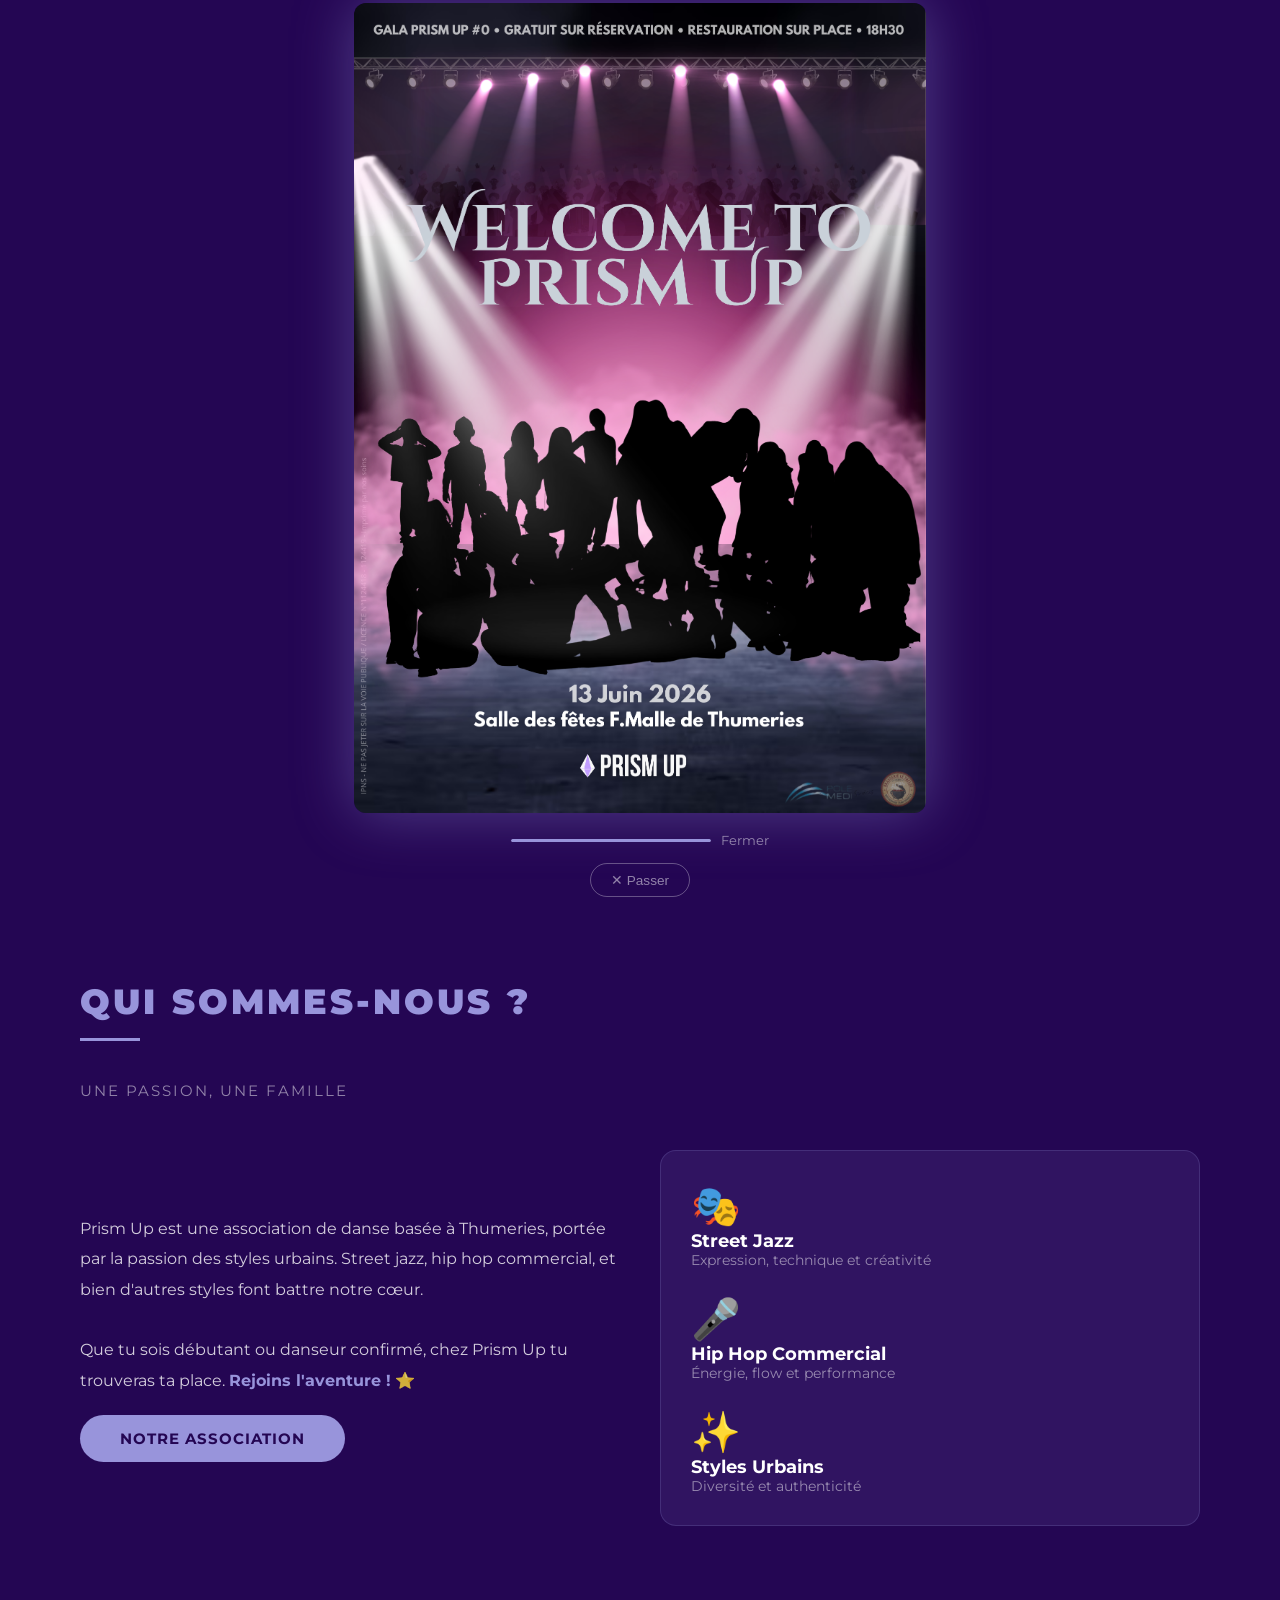
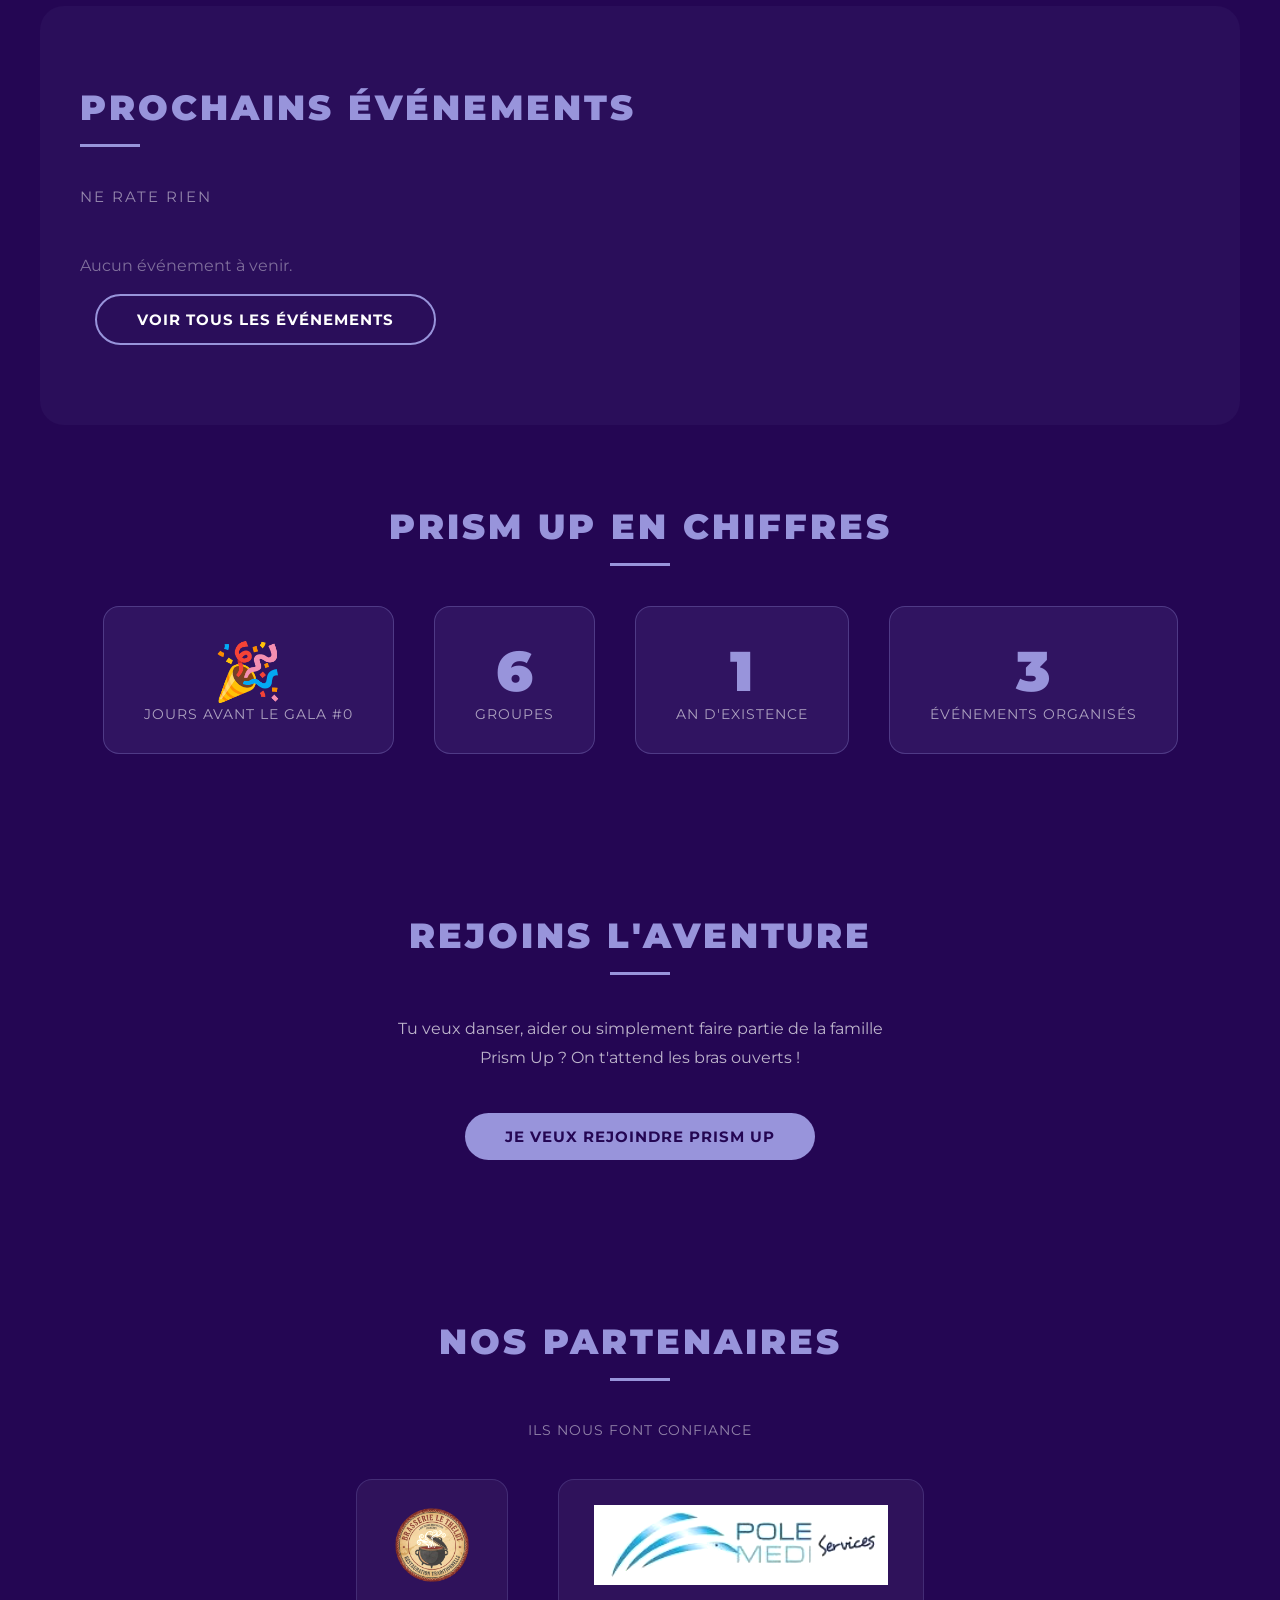
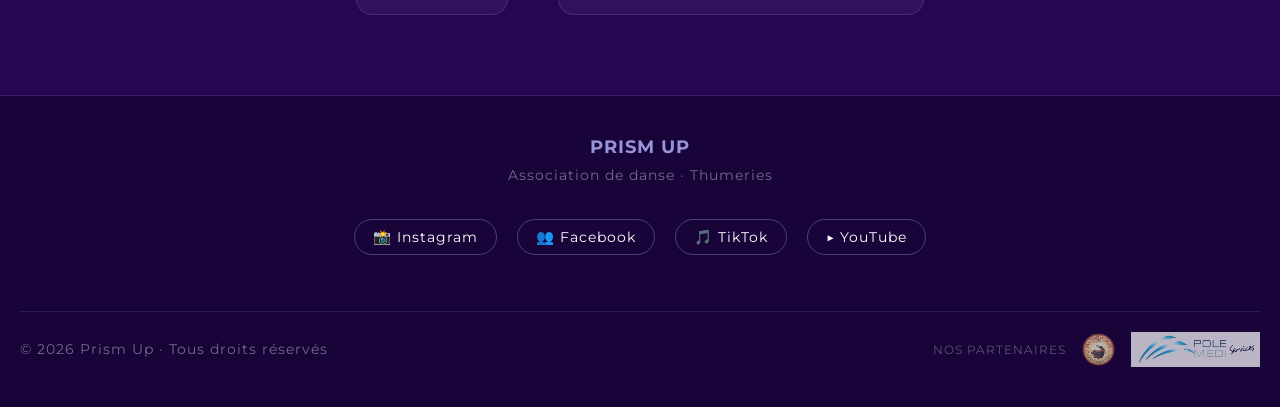
<file: index.html>
<!DOCTYPE html>
<html lang="fr">
<head>
  <meta charset="UTF-8">
  <meta name="viewport" content="width=device-width, initial-scale=1.0">
  <title>Prism Up — Association de danse</title>
  <link rel="stylesheet" href="css/style.css">
</head>
<body>

  <!-- BARRE ANNONCE GALA -->
<div id="barre-gala" style="position:fixed;top:0;left:0;width:100%;
background:linear-gradient(135deg,var(--violet-clair),#6b67c4);
z-index:998;padding:10px 20px;text-align:center;transition:all 0.5s;">
  <p style="color:var(--violet-fonce);font-weight:700;font-size:0.9rem;">
    🎭 Gala #0 Welcome to Prism Up — 13 juin 2026 · 
    <span id="barre-jours" style="font-weight:900;"></span> jours restants · 
    <a href="https://www.helloasso.com/associations/prism-up/evenements/spectacle-2026"
    target="_blank" style="color:var(--violet-fonce);font-weight:900;
    text-decoration:underline;">Réserver gratuitement →</a>
  </p>
</div>

<!-- BADGE FLOTTANT -->
<div id="badge-gala" style="position:fixed;bottom:30px;right:30px;
background:linear-gradient(135deg,var(--violet-clair),#6b67c4);
border-radius:50px;padding:12px 20px;z-index:998;
display:none;cursor:pointer;box-shadow:0 5px 20px rgba(152,148,219,0.5);
transition:all 0.3s;"
onclick="window.open('https://www.helloasso.com/associations/prism-up/evenements/spectacle-2026')">
  <p style="color:var(--violet-fonce);font-weight:700;font-size:0.85rem;white-space:nowrap;">
    🎭 Gala · <span id="badge-jours"></span>j
  </p>
</div>

  <!-- SPLASH SCREEN -->
<div id="splash" style="position:fixed;top:0;left:0;width:100%;height:100%;
background:var(--violet-fonce);z-index:9999;display:flex;flex-direction:column;
justify-content:center;align-items:center;transition:opacity 1s ease;">
  <img src="images/affiche-gala.png" alt="Gala Prism Up"
  style="max-height:90vh;max-width:90vw;object-fit:contain;border-radius:12px;
  box-shadow:0 0 60px rgba(152,148,219,0.4);animation:apparaitre 1s ease;">
  <div style="margin-top:20px;display:flex;align-items:center;gap:10px;">
    <div id="barre-progression" style="width:200px;height:3px;
    background:rgba(255,255,255,0.2);border-radius:50px;overflow:hidden;">
      <div id="barre-remplissage" style="height:100%;width:0%;
      background:var(--violet-clair);border-radius:50px;
      transition:width 8s linear;"></div>
    </div>
    <p style="color:rgba(255,255,255,0.5);font-size:0.8rem;">Fermer</p>
  </div>
  <button onclick="fermerSplash()" style="margin-top:15px;background:none;
  border:1px solid rgba(255,255,255,0.3);color:rgba(255,255,255,0.5);
  padding:8px 20px;border-radius:50px;cursor:pointer;font-size:0.85rem;
  transition:all 0.3s;" onmouseover="this.style.borderColor='white';this.style.color='white'"
  onmouseout="this.style.borderColor='rgba(255,255,255,0.3)';this.style.color='rgba(255,255,255,0.5)'">
    ✕ Passer
  </button>
</div>

  <!-- NAVIGATION -->
  <nav>
    <a href="index.html" class="nav-logo">PRISM UP</a>
    <ul class="nav-links">
  <li><a href="index.html">Accueil</a></li>
  <li><a href="association.html">Notre association</a></li>
  <li><a href="cours.html">Nos cours</a></li>
  <li><a href="evenements.html">Événements</a></li>
  <li><a href="rejoindre.html">Nous rejoindre</a></li>
</ul>
    <div class="burger">
      <span></span>
      <span></span>
      <span></span>
    </div>
  </nav>

  <!-- HERO -->
  <div class="hero">
    <img src="images/logo.png" alt="Logo Prism Up" class="hero-logo">
    <h1>PRISM <span>UP</span></h1>
    <p>Association de danse · Thumeries · Street Jazz · Hip Hop · Styles Urbains</p>
    <div style="display:flex;flex-wrap:wrap;justify-content:center;gap:15px;margin-top:20px;">
  <a href="rejoindre.html" class="btn btn-primary">Nous rejoindre</a>
  <a href="evenements.html" class="btn btn-outline" style="margin-left:0;">Nos événements</a>
    </div>
  </div>

  <!-- PRÉSENTATION -->
  <section>
    <p class="section-title">Qui sommes-nous ?</p>
    <div class="divider"></div>
    <p class="section-subtitle">UNE PASSION, UNE FAMILLE</p>
    <div style="display:grid;grid-template-columns:1fr 1fr;gap:40px;align-items:center;">
      <div>
        <p style="line-height:1.9;color:rgba(255,255,255,0.8);font-size:1rem;">
          Prism Up est une association de danse basée à Thumeries, portée par la passion des styles urbains.
          Street jazz, hip hop commercial, et bien d'autres styles font battre notre cœur.
          <br><br>
          Que tu sois débutant ou danseur confirmé, chez Prism Up tu trouveras ta place.
          <strong style="color:var(--violet-clair)">Rejoins l'aventure !</strong> ⭐
        </p>
        <br>
        <a href="association.html" class="btn btn-primary">Notre association</a>
      </div>
      <div style="background:rgba(152,148,219,0.1);border-radius:16px;padding:30px;border:1px solid rgba(152,148,219,0.2);">
        <div style="margin-bottom:25px;">
          <p style="font-size:2.5rem;font-weight:900;color:var(--violet-clair)">🎭</p>
          <p style="font-weight:700;font-size:1.1rem;">Street Jazz</p>
          <p style="color:rgba(255,255,255,0.5);font-size:0.9rem;">Expression, technique et créativité</p>
        </div>
        <div style="margin-bottom:25px;">
          <p style="font-size:2.5rem;font-weight:900;color:var(--violet-clair)">🎤</p>
          <p style="font-weight:700;font-size:1.1rem;">Hip Hop Commercial</p>
          <p style="color:rgba(255,255,255,0.5);font-size:0.9rem;">Énergie, flow et performance</p>
        </div>
        <div>
          <p style="font-size:2.5rem;font-weight:900;color:var(--violet-clair)">✨</p>
          <p style="font-weight:700;font-size:1.1rem;">Styles Urbains</p>
          <p style="color:rgba(255,255,255,0.5);font-size:0.9rem;">Diversité et authenticité</p>
        </div>
      </div>
    </div>
  </section>

  <!-- PROCHAINS ÉVÉNEMENTS -->
  <section style="background:rgba(152,148,219,0.05);border-radius:24px;margin:0 40px;">
    <p class="section-title">Prochains événements</p>
    <div class="divider"></div>
    <p class="section-subtitle">NE RATE RIEN</p>
    <div class="cards-grid" id="apercu-evenements"></div>
    <br>
    <a href="evenements.html" class="btn btn-outline">Voir tous les événements</a>
  </section>

  <!-- COMPTEUR -->
<section style="text-align:center;">
  <p class="section-title">Prism Up en chiffres</p>
  <div class="divider" style="margin:15px auto 40px;"></div>
  <div style="display:flex;justify-content:center;gap:40px;flex-wrap:wrap;">
    <a href="evenements.html" style="text-decoration:none;">
<div style="background:rgba(152,148,219,0.1);border:1px solid rgba(152,148,219,0.3);
    border-radius:16px;padding:30px 40px;text-align:center;cursor:pointer;transition:all 0.3s;"
    onmouseover="this.style.borderColor='#9894db'" onmouseout="this.style.borderColor='rgba(152,148,219,0.3)'">
      <p style="font-size:3.5rem;font-weight:900;color:var(--violet-clair);"
      id="compteur-jours">0</p>
      <p style="color:rgba(255,255,255,0.6);font-size:0.9rem;letter-spacing:1px;">
        JOURS AVANT LE GALA #0
      </p>
      
    </div>
    <a href="cours.html" style="text-decoration:none;">
<div style="background:rgba(152,148,219,0.1);border:1px solid rgba(152,148,219,0.3);
    border-radius:16px;padding:30px 40px;text-align:center;cursor:pointer;transition:all 0.3s;"
    onmouseover="this.style.borderColor='#9894db'" onmouseout="this.style.borderColor='rgba(152,148,219,0.3)'">
      <p style="font-size:3.5rem;font-weight:900;color:var(--violet-clair);">6</p>
      <p style="color:rgba(255,255,255,0.6);font-size:0.9rem;letter-spacing:1px;">
        GROUPES
      </p>
    </div>
    <a href="association.html" style="text-decoration:none;">
<div style="background:rgba(152,148,219,0.1);border:1px solid rgba(152,148,219,0.3);
    border-radius:16px;padding:30px 40px;text-align:center;cursor:pointer;transition:all 0.3s;"
    onmouseover="this.style.borderColor='#9894db'" onmouseout="this.style.borderColor='rgba(152,148,219,0.3)'">
      <p style="font-size:3.5rem;font-weight:900;color:var(--violet-clair);">1</p>
      <p style="color:rgba(255,255,255,0.6);font-size:0.9rem;letter-spacing:1px;">
        AN D'EXISTENCE
      </p>
    </div>
    <a href="evenements.html" style="text-decoration:none;">
<div style="background:rgba(152,148,219,0.1);border:1px solid rgba(152,148,219,0.3);
    border-radius:16px;padding:30px 40px;text-align:center;cursor:pointer;transition:all 0.3s;"
    onmouseover="this.style.borderColor='#9894db'" onmouseout="this.style.borderColor='rgba(152,148,219,0.3)'">
      <p style="font-size:3.5rem;font-weight:900;color:var(--violet-clair);">3</p>
      <p style="color:rgba(255,255,255,0.6);font-size:0.9rem;letter-spacing:1px;">
        ÉVÉNEMENTS ORGANISÉS
      </p>
    </div>
  </div>
</section>

  <!-- REJOINDRE -->
  <section style="text-align:center;">
    <p class="section-title">Rejoins l'aventure</p>
    <div class="divider" style="margin:15px auto 40px;"></div>
    <p style="color:rgba(255,255,255,0.7);max-width:500px;margin:0 auto 40px;line-height:1.8;">
      Tu veux danser, aider ou simplement faire partie de la famille Prism Up ?
      On t'attend les bras ouverts !
    </p>
    <a href="rejoindre.html" class="btn btn-primary">Je veux rejoindre Prism Up</a>
  </section>
<!-- NOS PARTENAIRES -->
<section style="text-align:center;">
  <p class="section-title">Nos partenaires</p>
  <div class="divider" style="margin:15px auto 40px;"></div>
  <p style="color:rgba(255,255,255,0.5);font-size:0.9rem;margin-bottom:40px;letter-spacing:1px;">
    ILS NOUS FONT CONFIANCE
  </p>
  <div style="display:flex;justify-content:center;align-items:center;
  gap:50px;flex-wrap:wrap;">
    <div style="background:rgba(255,255,255,0.05);border:1px solid rgba(152,148,219,0.2);
    border-radius:16px;padding:25px 35px;transition:all 0.3s;"
    onmouseover="this.style.borderColor='#9894db';this.style.background='rgba(152,148,219,0.1)'"
    onmouseout="this.style.borderColor='rgba(152,148,219,0.2)';this.style.background='rgba(255,255,255,0.05)'">
      <img src="images/logosponsor.1.png" alt="Partenaire 1"
      style="height:80px;object-fit:contain;filter:brightness(1.1);">
    </div>
    <div style="background:rgba(255,255,255,0.05);border:1px solid rgba(152,148,219,0.2);
    border-radius:16px;padding:25px 35px;transition:all 0.3s;"
    onmouseover="this.style.borderColor='#9894db';this.style.background='rgba(152,148,219,0.1)'"
    onmouseout="this.style.borderColor='rgba(152,148,219,0.2)';this.style.background='rgba(255,255,255,0.05)'">
      <img src="images/logosponsor.2.jpg" alt="Partenaire 2"
      style="height:80px;object-fit:contain;filter:brightness(1.1);">
    </div>
  </div>
</section>

  <!-- FOOTER -->
   <footer>
  <p style="font-size:1.1rem;font-weight:700;color:var(--violet-clair);margin-bottom:10px;">PRISM UP</p>
  <p>Association de danse · Thumeries</p>
  <br>
  <!-- RÉSEAUX SOCIAUX -->
  <div style="display:flex;justify-content:center;gap:20px;margin:20px 0;">
    <a href="https://www.instagram.com/prismup_thumeries/" target="_blank"
    style="color:var(--blanc);text-decoration:none;font-size:0.9rem;
    border:1px solid rgba(152,148,219,0.4);padding:8px 18px;border-radius:50px;
    transition:all 0.3s;" onmouseover="this.style.borderColor='#9894db';this.style.color='#9894db'"
    onmouseout="this.style.borderColor='rgba(152,148,219,0.4)';this.style.color='white'">
      📸 Instagram
    </a>
    <a href="https://www.facebook.com/profile.php?id=61582350400438" target="_blank"
    style="color:var(--blanc);text-decoration:none;font-size:0.9rem;
    border:1px solid rgba(152,148,219,0.4);padding:8px 18px;border-radius:50px;
    transition:all 0.3s;" onmouseover="this.style.borderColor='#9894db';this.style.color='#9894db'"
    onmouseout="this.style.borderColor='rgba(152,148,219,0.4)';this.style.color='white'">
      👥 Facebook
    </a>
    <a href="https://www.tiktok.com/@prismup" target="_blank"
    style="color:var(--blanc);text-decoration:none;font-size:0.9rem;
    border:1px solid rgba(152,148,219,0.4);padding:8px 18px;border-radius:50px;
    transition:all 0.3s;" onmouseover="this.style.borderColor='#9894db';this.style.color='#9894db'"
    onmouseout="this.style.borderColor='rgba(152,148,219,0.4)';this.style.color='white'">
      🎵 TikTok
    </a>
    <a href="https://www.youtube.com/@Prismup-n4i" target="_blank"
    style="color:var(--blanc);text-decoration:none;font-size:0.9rem;
    border:1px solid rgba(152,148,219,0.4);padding:8px 18px;border-radius:50px;
    transition:all 0.3s;" onmouseover="this.style.borderColor='#9894db';this.style.color='#9894db'"
    onmouseout="this.style.borderColor='rgba(152,148,219,0.4)';this.style.color='white'">
      ▶️ YouTube
    </a>
  </div>
  <br>
  <div style="display:flex;justify-content:space-between;align-items:center;
flex-wrap:wrap;gap:20px;margin-top:20px;padding-top:20px;
border-top:1px solid rgba(152,148,219,0.15);">
  <p style="color:rgba(255,255,255,0.4);">© 2026 Prism Up · Tous droits réservés</p>
  <div style="display:flex;align-items:center;gap:15px;">
    <p style="color:rgba(255,255,255,0.3);font-size:0.75rem;letter-spacing:1px;">NOS PARTENAIRES</p>
    <img src="images/logosponsor.1.png" alt="Partenaire 1"
    style="height:35px;object-fit:contain;opacity:0.7;filter:brightness(1.2);">
    <img src="images/logosponsor.2.jpg" alt="Partenaire 2"
    style="height:35px;object-fit:contain;opacity:0.7;filter:brightness(1.2);">
  </div>
</footer>

<script src="events.js"></script>
  <script src="js/main.js"></script>
  <script>
    document.addEventListener('DOMContentLoaded', () => {
      const zone = document.getElementById('apercu-evenements');
      if (!zone) return;

      const aujourdhui = new Date();
      aujourdhui.setHours(0, 0, 0, 0);

      const avenir = EVENEMENTS
        .filter(e => new Date(e.date) >= aujourdhui)
        .sort((a, b) => new Date(a.date) - new Date(b.date))
        .slice(0, 3);

      zone.innerHTML = avenir.length ? avenir.map(e => `
        <a href="evenements.html" style="text-decoration:none;">
          <div class="card" style="cursor:pointer;">
            ${e.affiche ? `<img src="${e.affiche}" alt="${e.titre}"
            style="width:100%;height:160px;object-fit:cover;
            border-radius:10px;margin-bottom:15px;">` : ''}
            <div class="card-date">${formaterDate(e.date)} — ${e.lieu}</div>
            <h3 style="color:white;">${e.titre}</h3>
            <span class="tag tag-avenir" style="margin-top:10px;">📅 À venir</span>
          </div>
        </a>
      `).join('') : '<p style="color:rgba(255,255,255,0.4)">Aucun événement à venir.</p>';
    });

    // Splash screen
function fermerSplash() {
  const splash = document.getElementById('splash');
  splash.style.opacity = '0';
  setTimeout(() => splash.style.display = 'none', 1000);
}

window.addEventListener('load', () => {
  // Affiche le splash seulement si pas déjà vu
  if (!sessionStorage.getItem('splashVu')) {
    sessionStorage.setItem('splashVu', 'oui');
    setTimeout(() => {
      document.getElementById('barre-remplissage').style.width = '100%';
    }, 100);
    setTimeout(() => fermerSplash(), 8000);
  } else {
    // Cache directement sans animation
    document.getElementById('splash').style.display = 'none';
  }
});

// Compteur jours avant le gala
const gala = new Date('2026-06-13');
const aujourdhui = new Date();
aujourdhui.setHours(0,0,0,0);
const diff = Math.ceil((gala - aujourdhui) / (1000 * 60 * 60 * 24));
const compteur = document.getElementById('compteur-jours');
if (compteur) {
  compteur.textContent = diff > 0 ? diff : '🎉';
}

// Barre gala
const galaDate = new Date('2026-06-13');
const auj = new Date();
auj.setHours(0,0,0,0);
const joursRestants = Math.ceil((galaDate - auj) / (1000 * 60 * 60 * 24));
const texteJours = joursRestants > 0 ? joursRestants : '🎉';
const barreJours = document.getElementById('barre-jours');
const badgeJours = document.getElementById('badge-jours');
if (barreJours) barreJours.textContent = texteJours;
if (badgeJours) badgeJours.textContent = texteJours;

// Bascule barre → badge au scroll
window.addEventListener('scroll', () => {
  const barre = document.getElementById('barre-gala');
  const badge = document.getElementById('badge-gala');
  if (window.scrollY > 100) {
    barre.style.transform = 'translateY(-100%)';
    badge.style.display = 'block';
  } else {
    barre.style.transform = 'translateY(0)';
    badge.style.display = 'none';
  }
});
  </script>

<!-- NAVIGATION BAS MOBILE -->
<nav class="nav-bottom">
  <a href="index.html" style="color:var(--violet-clair);">
    <span class="icon">🏠</span>
    Accueil
  </a>
  <a href="association.html">
    <span class="icon">💜</span>
    Asso
  </a>
  <a href="cours.html">
    <span class="icon">💃</span>
    Cours
  </a>
  <a href="evenements.html">
    <span class="icon">📅</span>
    Événements
  </a>
  <a href="rejoindre.html">
    <span class="icon">✨</span>
    Rejoindre
  </a>
</nav>

</body>
</html>
</file>
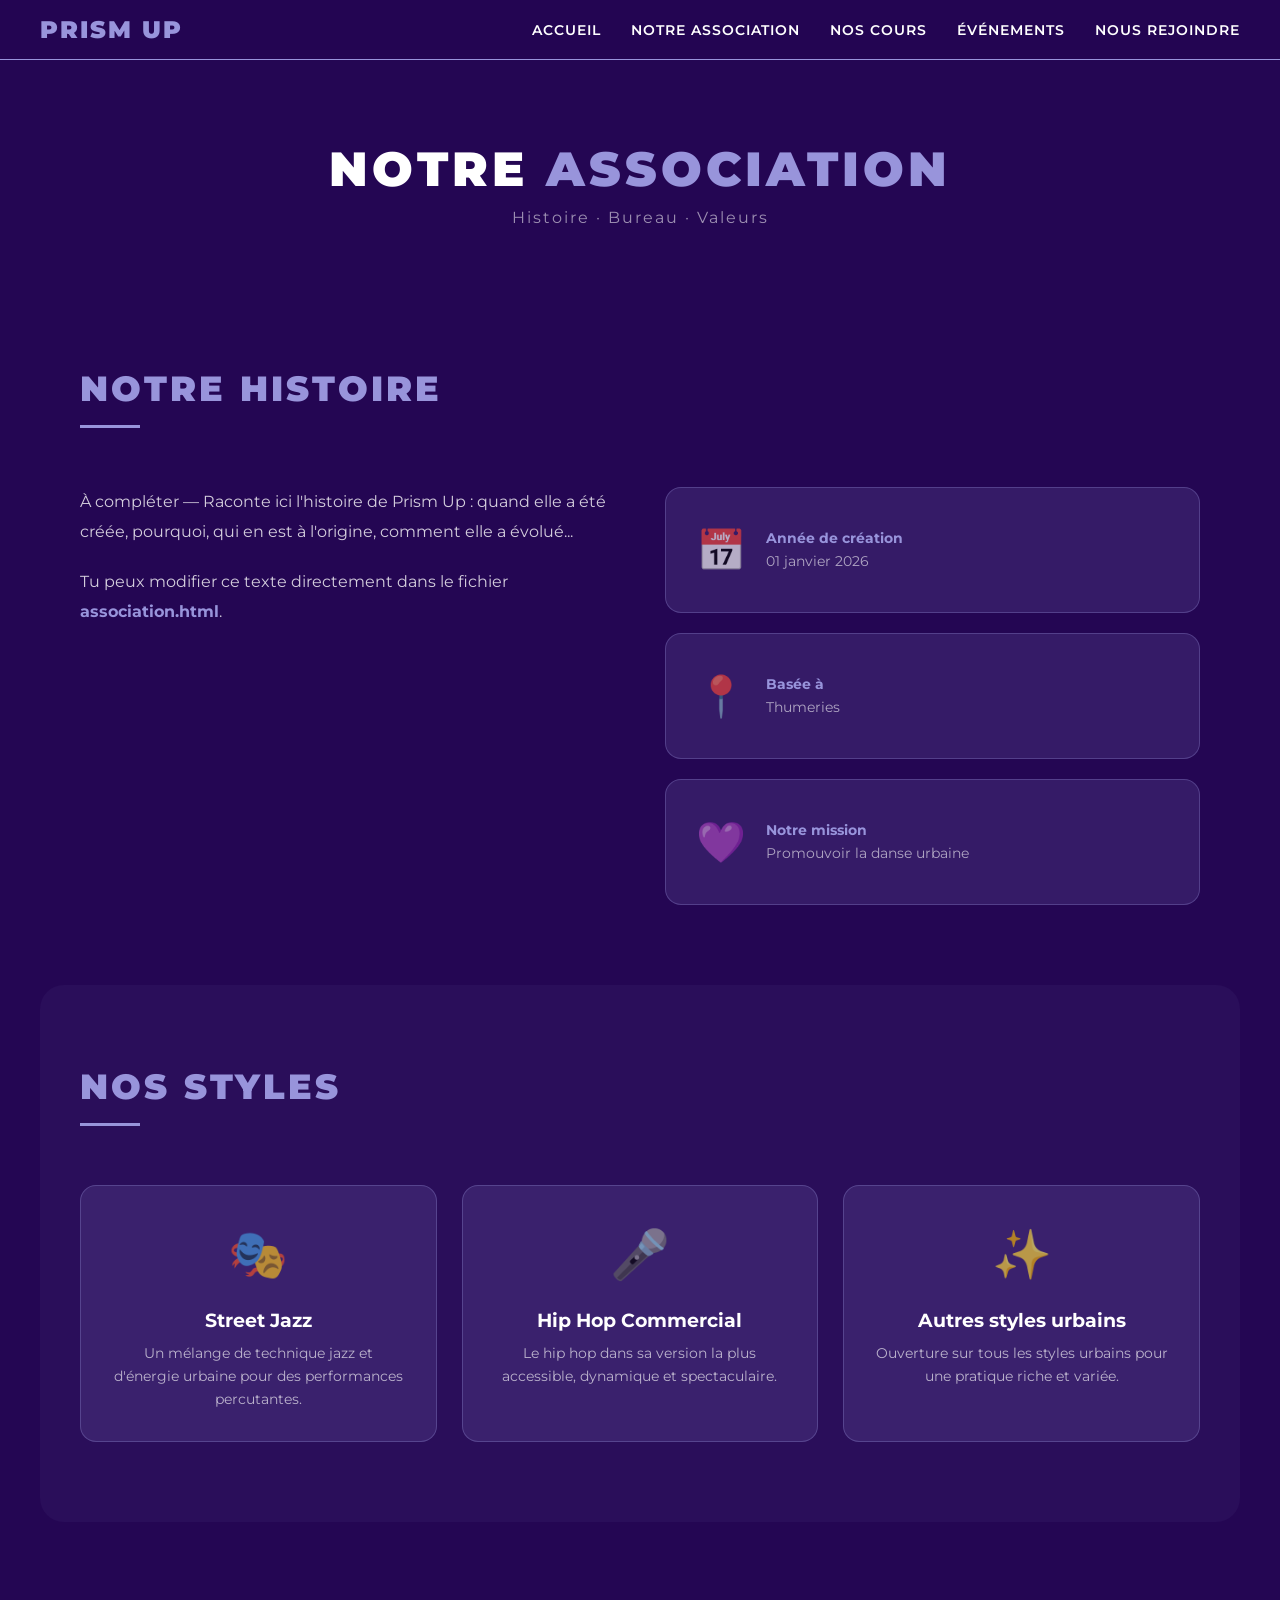
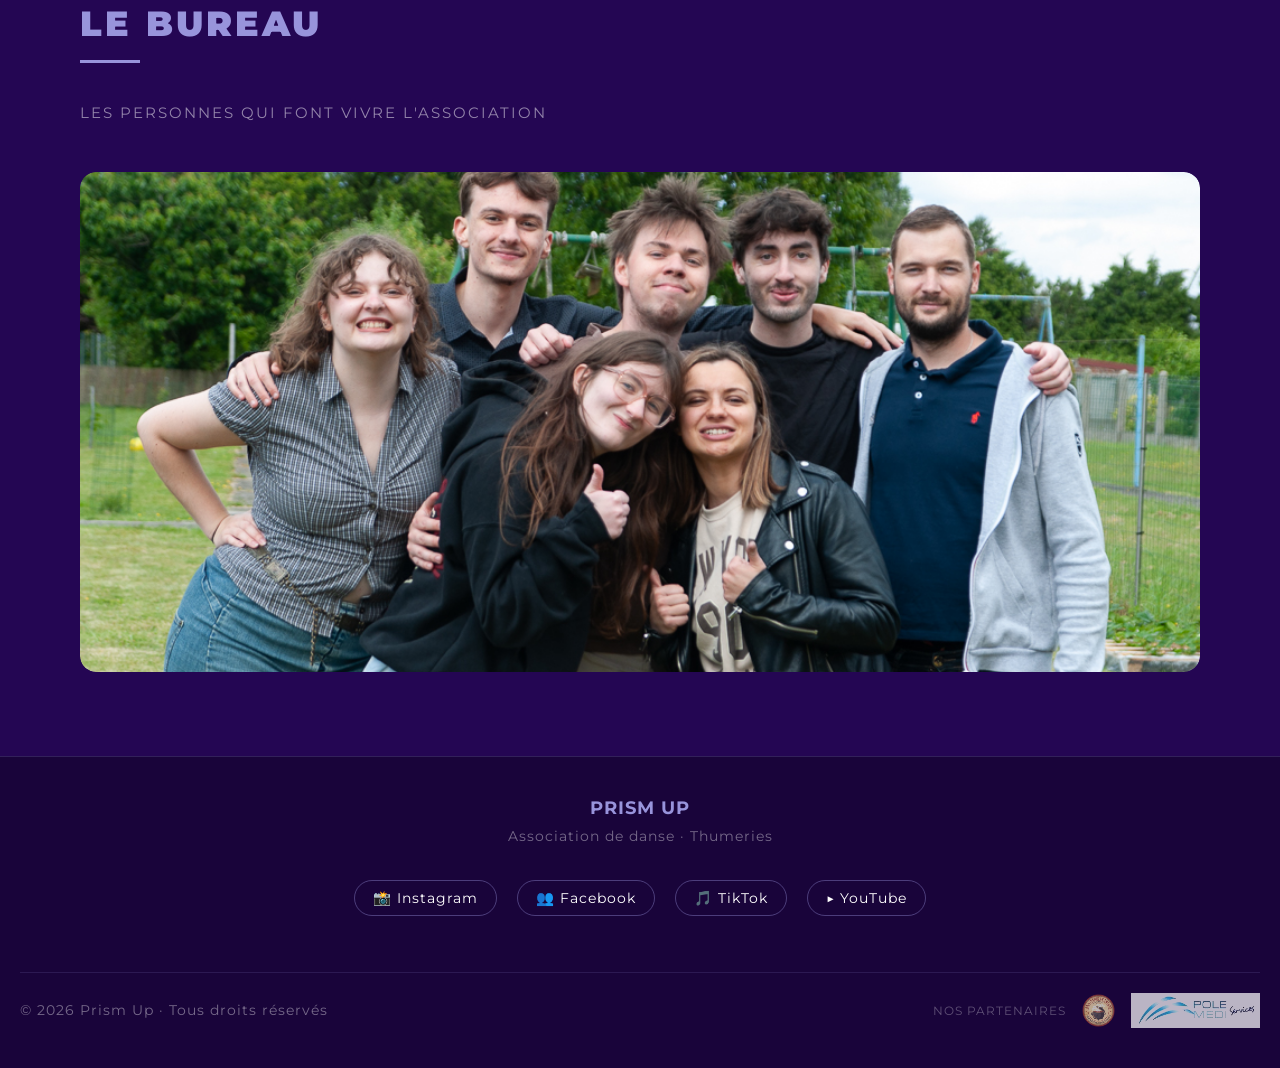
<file: association.html>
<!DOCTYPE html>
<html lang="fr">
<head>
  <meta charset="UTF-8">
  <meta name="viewport" content="width=device-width, initial-scale=1.0">
  <title>Notre Association — Prism Up</title>
  <link rel="stylesheet" href="css/style.css">
</head>
<body>

  <!-- NAVIGATION -->
  <nav>
    <a href="index.html" class="nav-logo">PRISM UP</a>
    <ul class="nav-links">
  <li><a href="index.html">Accueil</a></li>
  <li><a href="association.html">Notre association</a></li>
  <li><a href="cours.html">Nos cours</a></li>
  <li><a href="evenements.html">Événements</a></li>
  <li><a href="rejoindre.html">Nous rejoindre</a></li>
</ul>
    <div class="burger">
      <span></span>
      <span></span>
      <span></span>
    </div>
  </nav>

  <!-- HEADER -->
  <div class="page-header">
    <h1>Notre <span style="color:var(--violet-clair)">Association</span></h1>
    <p>Histoire · Bureau · Valeurs</p>
  </div>

  <!-- NOTRE HISTOIRE -->
  <section>
    <p class="section-title">Notre histoire</p>
    <div class="divider"></div>
    <br>
    <div style="display:grid;grid-template-columns:1fr 1fr;gap:50px;align-items:start;">
      <div>
        <p style="line-height:1.9;color:rgba(255,255,255,0.8);font-size:1rem;">
          À compléter — Raconte ici l'histoire de Prism Up : quand elle a été créée, 
          pourquoi, qui en est à l'origine, comment elle a évolué...
        </p>
        <br>
        <p style="line-height:1.9;color:rgba(255,255,255,0.8);font-size:1rem;">
          Tu peux modifier ce texte directement dans le fichier 
          <strong style="color:var(--violet-clair)">association.html</strong>.
        </p>
      </div>
      <div style="display:flex;flex-direction:column;gap:20px;">
        <div class="card" style="display:flex;align-items:center;gap:20px;">
          <p style="font-size:2.5rem;">📅</p>
          <div>
            <p style="font-weight:700;color:var(--violet-clair)">Année de création</p>
            <p style="color:rgba(255,255,255,0.6);">01 janvier 2026</p>
          </div>
        </div>
        <div class="card" style="display:flex;align-items:center;gap:20px;">
          <p style="font-size:2.5rem;">📍</p>
          <div>
            <p style="font-weight:700;color:var(--violet-clair)">Basée à</p>
            <p style="color:rgba(255,255,255,0.6);">Thumeries</p>
          </div>
        </div>
        <div class="card" style="display:flex;align-items:center;gap:20px;">
          <p style="font-size:2.5rem;">💜</p>
          <div>
            <p style="font-weight:700;color:var(--violet-clair)">Notre mission</p>
            <p style="color:rgba(255,255,255,0.6);">Promouvoir la danse urbaine</p>
          </div>
        </div>
      </div>
    </div>
  </section>

  <!-- NOS STYLES -->
  <section style="background:rgba(152,148,219,0.05);border-radius:24px;margin:0 40px;">
    <p class="section-title">Nos styles</p>
    <div class="divider"></div>
    <br>
    <div class="cards-grid">
      <div class="card" style="text-align:center;">
        <p style="font-size:3rem;margin-bottom:15px;">🎭</p>
        <h3>Street Jazz</h3>
        <p>Un mélange de technique jazz et d'énergie urbaine pour des performances percutantes.</p>
      </div>
      <div class="card" style="text-align:center;">
        <p style="font-size:3rem;margin-bottom:15px;">🎤</p>
        <h3>Hip Hop Commercial</h3>
        <p>Le hip hop dans sa version la plus accessible, dynamique et spectaculaire.</p>
      </div>
      <div class="card" style="text-align:center;">
        <p style="font-size:3rem;margin-bottom:15px;">✨</p>
        <h3>Autres styles urbains</h3>
        <p>Ouverture sur tous les styles urbains pour une pratique riche et variée.</p>
      </div>
    </div>
  </section>

<!-- MEMBRES DU BUREAU -->
<!-- MEMBRES DU BUREAU -->
<section>
  <p class="section-title">Le bureau</p>
  <div class="divider"></div>
  <p class="section-subtitle">LES PERSONNES QUI FONT VIVRE L'ASSOCIATION</p>

  <div style="position:relative;display:inline-block;width:100%;border-radius:16px;overflow:hidden;">
    <img src="images/bureaux.jpg" alt="Bureau Prism Up" 
    id="photo-groupe"
    style="width:100%;max-height:500px;object-fit:cover;border-radius:16px;display:block;">

    <!-- RANGÉE DU FOND -->
    <!-- Raphaëlle - tout à gauche -->
    <div class="membre-hover" style="position:absolute;top:2%;left:20%;width:13%;">
      <div class="membre-hover-label">
        <p style="font-weight:700;font-size:0.9rem;">Raphaëlle Verdière</p>
        <p style="color:var(--violet-clair);font-size:0.75rem;">Présidente</p>
      </div>
    </div>

    <!-- Clément - deuxième depuis la gauche -->
    <div class="membre-hover" style="position:absolute;top:10%;left:25%;width:13%;">
      <div class="membre-hover-label">
        <p style="font-weight:700;font-size:0.9rem;">Clément Bouquerel</p>
        <p style="color:var(--violet-clair);font-size:0.75rem;">Communication</p>
      </div>
    </div>

    <!-- Tanguy - milieu fond -->
    <div class="membre-hover" style="position:absolute;top:5%;left:42%;width:13%;">
      <div class="membre-hover-label">
        <p style="font-weight:700;font-size:0.9rem;">Tanguy Carette</p>
        <p style="color:var(--violet-clair);font-size:0.75rem;">Trésorier</p>
      </div>
    </div>

    <!-- Maxime - droite fond -->
    <div class="membre-hover" style="position:absolute;top:1%;left:62%;width:13%;">
      <div class="membre-hover-label">
        <p style="font-weight:700;font-size:0.9rem;">Maxime Verdière</p>
        <p style="color:var(--violet-clair);font-size:0.75rem;">Monteur vidéo</p>
      </div>
    </div>

    <!-- Julien - tout à droite fond -->
    <div class="membre-hover" style="position:absolute;top:20%;left:80%;width:13%;">
      <div class="membre-hover-label">
        <p style="font-weight:700;font-size:0.9rem;">Julien Delauttre</p>
        <p style="color:var(--violet-clair);font-size:0.75rem;">Secrétaire</p>
      </div>
    </div>

    <!-- RANGÉE DEVANT -->
    <!-- Eloïse - entre Clément et Tanguy -->
    <div class="membre-hover" style="position:absolute;top:20%;left:32%;width:13%;">
      <div class="membre-hover-label">
        <p style="font-weight:700;font-size:0.9rem;">Eloïse Verdière</p>
        <p style="color:var(--violet-clair);font-size:0.75rem;">Professeure de danse</p>
      </div>
    </div>

    <!-- Romane - entre Tanguy et Maxime -->
    <div class="membre-hover" style="position:absolute;top:40%;left:52%;width:13%;">
      <div class="membre-hover-label">
        <p style="font-weight:700;font-size:0.9rem;">Romane Cartier</p>
        <p style="color:var(--violet-clair);font-size:0.75rem;">Vice-Présidente</p>
      </div>
    </div>

  </div>
</section>

  <!-- FOOTER -->
  <footer>
  <p style="font-size:1.1rem;font-weight:700;color:var(--violet-clair);margin-bottom:10px;">PRISM UP</p>
  <p>Association de danse · Thumeries</p>
  <br>
  <!-- RÉSEAUX SOCIAUX -->
  <div style="display:flex;justify-content:center;gap:20px;margin:20px 0;">
    <a href="https://www.instagram.com/prismup_thumeries/" target="_blank"
    style="color:var(--blanc);text-decoration:none;font-size:0.9rem;
    border:1px solid rgba(152,148,219,0.4);padding:8px 18px;border-radius:50px;
    transition:all 0.3s;" onmouseover="this.style.borderColor='#9894db';this.style.color='#9894db'"
    onmouseout="this.style.borderColor='rgba(152,148,219,0.4)';this.style.color='white'">
      📸 Instagram
    </a>
    <a href="https://www.facebook.com/profile.php?id=61582350400438" target="_blank"
    style="color:var(--blanc);text-decoration:none;font-size:0.9rem;
    border:1px solid rgba(152,148,219,0.4);padding:8px 18px;border-radius:50px;
    transition:all 0.3s;" onmouseover="this.style.borderColor='#9894db';this.style.color='#9894db'"
    onmouseout="this.style.borderColor='rgba(152,148,219,0.4)';this.style.color='white'">
      👥 Facebook
    </a>
    <a href="https://www.tiktok.com/@prismup" target="_blank"
    style="color:var(--blanc);text-decoration:none;font-size:0.9rem;
    border:1px solid rgba(152,148,219,0.4);padding:8px 18px;border-radius:50px;
    transition:all 0.3s;" onmouseover="this.style.borderColor='#9894db';this.style.color='#9894db'"
    onmouseout="this.style.borderColor='rgba(152,148,219,0.4)';this.style.color='white'">
      🎵 TikTok
    </a>
    <a href="https://www.youtube.com/@Prismup-n4i" target="_blank"
    style="color:var(--blanc);text-decoration:none;font-size:0.9rem;
    border:1px solid rgba(152,148,219,0.4);padding:8px 18px;border-radius:50px;
    transition:all 0.3s;" onmouseover="this.style.borderColor='#9894db';this.style.color='#9894db'"
    onmouseout="this.style.borderColor='rgba(152,148,219,0.4)';this.style.color='white'">
      ▶️ YouTube
    </a>
  </div>
  <br>
  <div style="display:flex;justify-content:space-between;align-items:center;
flex-wrap:wrap;gap:20px;margin-top:20px;padding-top:20px;
border-top:1px solid rgba(152,148,219,0.15);">
  <p style="color:rgba(255,255,255,0.4);">© 2026 Prism Up · Tous droits réservés</p>
  <div style="display:flex;align-items:center;gap:15px;">
    <p style="color:rgba(255,255,255,0.3);font-size:0.75rem;letter-spacing:1px;">NOS PARTENAIRES</p>
    <img src="images/logosponsor.1.png" alt="Partenaire 1"
    style="height:35px;object-fit:contain;opacity:0.7;filter:brightness(1.2);">
    <img src="images/logosponsor.2.jpg" alt="Partenaire 2"
    style="height:35px;object-fit:contain;opacity:0.7;filter:brightness(1.2);">
  </div>

<script src="events.js"></script>
<script src="js/main.js"></script>
<script>
  document.addEventListener('DOMContentLoaded', () => {
    const zone = document.getElementById('membres-grid');
    if (zone) {
      zone.innerHTML = MEMBRES.map(m => `
        <div class="membre-card">
          ${m.photo ? `<img src="${m.photo}" alt="${m.nom}">` : 
          `<div style="width:120px;height:120px;border-radius:50%;
          background:rgba(152,148,219,0.2);border:3px solid var(--violet-clair);
          display:flex;align-items:center;justify-content:center;
          font-size:2rem;margin:0 auto 15px;">👤</div>`}
          <h3>${m.nom}</h3>
          <p>${m.role}</p>
        </div>
      `).join('');
    }
  });
</script>
<script>
  document.querySelectorAll('.membre-hover').forEach(el => {
    el.addEventListener('click', () => {
      const label = el.querySelector('.membre-hover-label');
      // Ferme tous les autres
      document.querySelectorAll('.membre-hover-label').forEach(l => {
        if (l !== label) l.classList.remove('visible');
      });
      // Ouvre ou ferme celui-ci
      label.classList.toggle('visible');
    });
  });
</script>
<!-- NAVIGATION BAS MOBILE -->
<nav class="nav-bottom">
  <a href="index.html">
    <span class="icon">🏠</span>Accueil
  </a>
  <a href="association.html" style="color:var(--violet-clair);">
    <span class="icon">💜</span>Asso
  </a>
  <a href="cours.html">
    <span class="icon">💃</span>Cours
  </a>
  <a href="evenements.html">
    <span class="icon">📅</span>Événements
  </a>
  <a href="rejoindre.html">
    <span class="icon">✨</span>Rejoindre
  </a>
</nav>

</body>
</html>
</file>
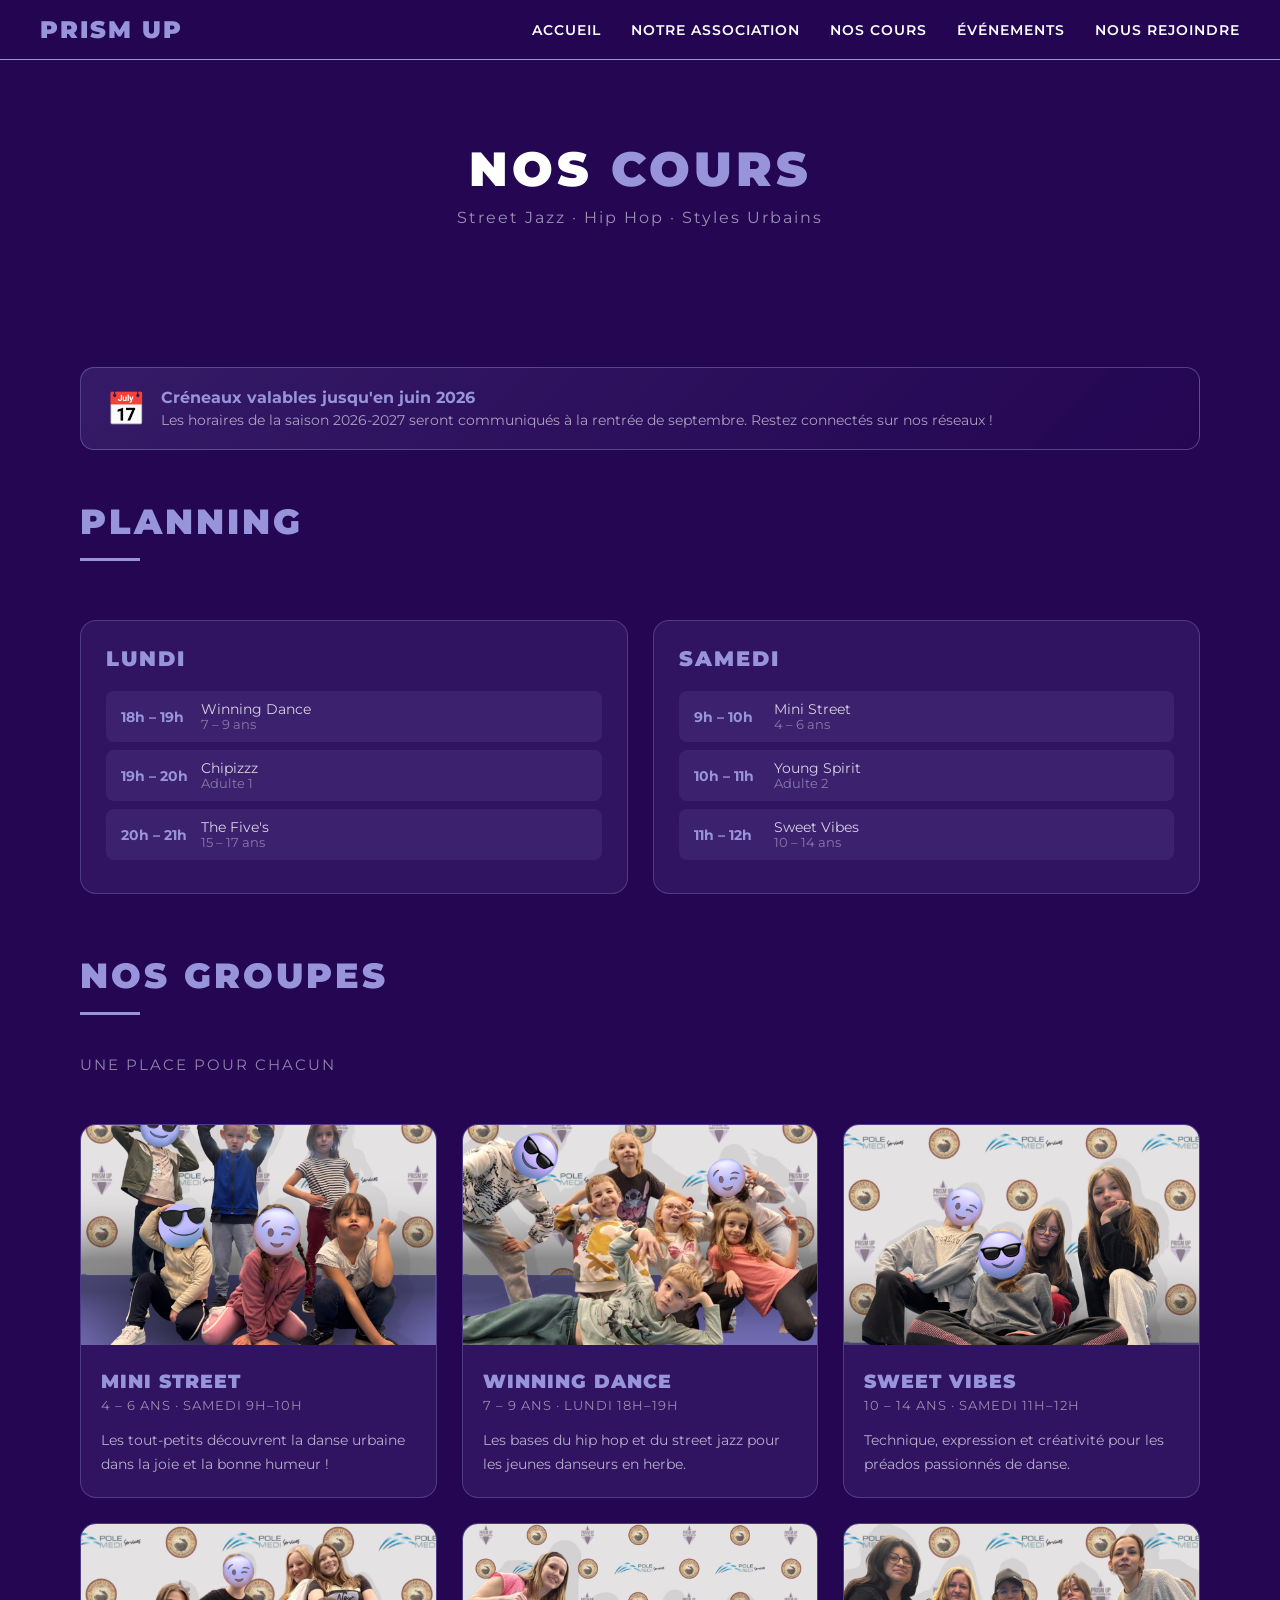
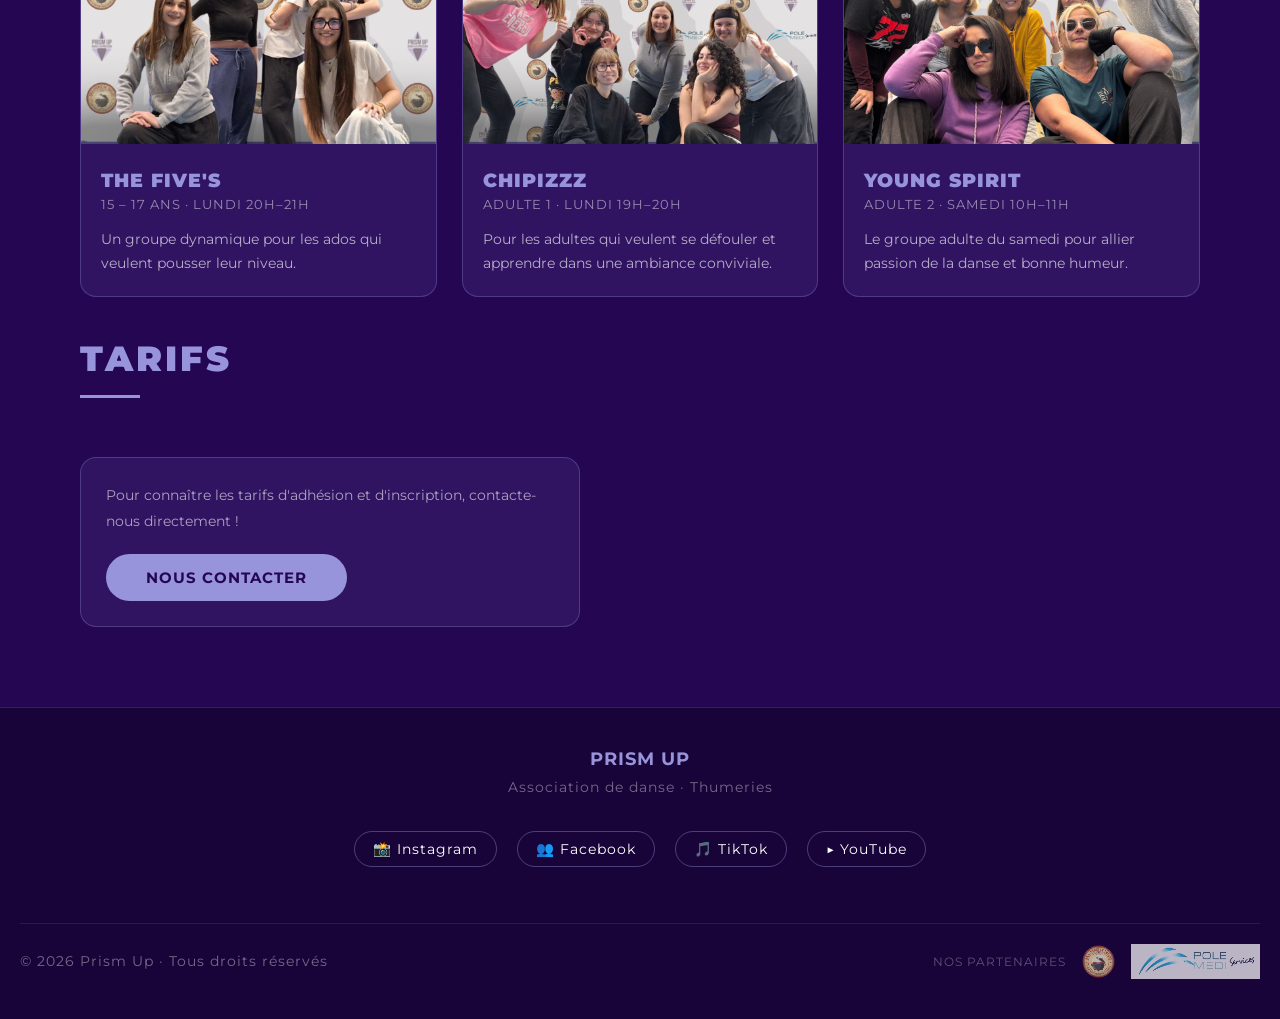
<file: cours.html>
<!DOCTYPE html>
<html lang="fr">
<head>
  <meta charset="UTF-8">
  <meta name="viewport" content="width=device-width, initial-scale=1.0">
  <title>Nos cours — Prism Up</title>
  <link rel="stylesheet" href="css/style.css">
  <style>
    .cours-grid {
      display: grid;
      grid-template-columns: repeat(auto-fit, minmax(300px, 1fr));
      gap: 25px;
      margin-bottom: 40px;
    }

    .cours-card {
      background: rgba(152,148,219,0.1);
      border: 1px solid rgba(152,148,219,0.3);
      border-radius: 16px;
      overflow: hidden;
      transition: all 0.3s;
    }

    .cours-card:hover {
      transform: translateY(-5px);
      border-color: var(--violet-clair);
      box-shadow: 0 15px 40px rgba(152,148,219,0.2);
    }

    .cours-card img {
      width: 100%;
      height: 220px;
      object-fit: cover;
    }

    .cours-card-body {
      padding: 20px;
    }

    .cours-card-body h3 {
      font-size: 1.2rem;
      font-weight: 900;
      color: var(--violet-clair);
      letter-spacing: 1px;
      text-transform: uppercase;
      margin-bottom: 5px;
    }

    .cours-card-body .age {
      font-size: 0.8rem;
      color: rgba(255,255,255,0.5);
      letter-spacing: 1px;
      margin-bottom: 15px;
    }

    .creneau {
      display: flex;
      align-items: center;
      gap: 10px;
      background: rgba(152,148,219,0.1);
      border-radius: 8px;
      padding: 10px 15px;
      margin-bottom: 8px;
    }

    .creneau-jour {
      font-weight: 700;
      font-size: 0.85rem;
      color: var(--violet-clair);
      min-width: 70px;
    }

    .creneau-heure {
      font-size: 0.85rem;
      color: rgba(255,255,255,0.8);
    }

    .planning-table {
      width: 100%;
      border-collapse: collapse;
      margin-top: 20px;
    }

    .planning-table th {
      background: rgba(152,148,219,0.2);
      color: var(--violet-clair);
      padding: 12px 20px;
      text-align: left;
      font-size: 0.85rem;
      letter-spacing: 1px;
      text-transform: uppercase;
    }

    .planning-table td {
      padding: 14px 20px;
      border-bottom: 1px solid rgba(152,148,219,0.1);
      font-size: 0.9rem;
      color: rgba(255,255,255,0.8);
    }

    .planning-table tr:hover td {
      background: rgba(152,148,219,0.05);
    }
  </style>
</head>
<body>

  <!-- NAVIGATION -->
  <nav>
    <a href="index.html" class="nav-logo">PRISM UP</a>
    <ul class="nav-links">
      <li><a href="index.html">Accueil</a></li>
      <li><a href="association.html">Notre association</a></li>
      <li><a href="cours.html">Nos cours</a></li>
      <li><a href="evenements.html">Événements</a></li>
      <li><a href="rejoindre.html">Nous rejoindre</a></li>
    </ul>
    <div class="burger">
      <span></span>
      <span></span>
      <span></span>
    </div>
  </nav>

  <!-- HEADER -->
  <div class="page-header">
    <h1>Nos <span style="color:var(--violet-clair)">Cours</span></h1>
    <p>Street Jazz · Hip Hop · Styles Urbains</p>
  </div>

  <!-- BANDEAU SAISON -->
  <section>
    <div style="background:linear-gradient(135deg,rgba(152,148,219,0.15),rgba(36,6,83,0.3));
    border:1px solid rgba(152,148,219,0.4);border-radius:14px;
    padding:20px 25px;display:flex;align-items:center;gap:15px;margin-bottom:50px;">
      <span style="font-size:2rem;">📅</span>
      <div>
        <p style="font-weight:700;color:var(--violet-clair);margin-bottom:4px;">
          Créneaux valables jusqu'en juin 2026
        </p>
        <p style="color:rgba(255,255,255,0.6);font-size:0.9rem;">
          Les horaires de la saison 2026-2027 seront communiqués à la rentrée de septembre.
          Restez connectés sur nos réseaux !
        </p>
      </div>
    </div>

    <!-- PLANNING -->
    <p class="section-title">Planning</p>
    <div class="divider"></div>
    <br>
    <div style="display:grid;grid-template-columns:1fr 1fr;gap:25px;margin-bottom:60px;">

      <!-- LUNDI -->
      <div style="background:rgba(152,148,219,0.1);border:1px solid rgba(152,148,219,0.3);
      border-radius:16px;padding:25px;">
        <p style="font-size:1.3rem;font-weight:900;color:var(--violet-clair);
        margin-bottom:20px;letter-spacing:2px;">LUNDI</p>
        <div class="creneau">
          <span class="creneau-jour">18h – 19h</span>
          <div>
            <p class="creneau-heure">Winning Dance</p>
            <p style="font-size:0.8rem;color:rgba(255,255,255,0.4);">7 – 9 ans</p>
          </div>
        </div>
        <div class="creneau">
          <span class="creneau-jour">19h – 20h</span>
          <div>
            <p class="creneau-heure">Chipizzz</p>
            <p style="font-size:0.8rem;color:rgba(255,255,255,0.4);">Adulte 1</p>
          </div>
        </div>
        <div class="creneau">
          <span class="creneau-jour">20h – 21h</span>
          <div>
            <p class="creneau-heure">The Five's</p>
            <p style="font-size:0.8rem;color:rgba(255,255,255,0.4);">15 – 17 ans</p>
          </div>
        </div>
      </div>

      <!-- SAMEDI -->
      <div style="background:rgba(152,148,219,0.1);border:1px solid rgba(152,148,219,0.3);
      border-radius:16px;padding:25px;">
        <p style="font-size:1.3rem;font-weight:900;color:var(--violet-clair);
        margin-bottom:20px;letter-spacing:2px;">SAMEDI</p>
        <div class="creneau">
          <span class="creneau-jour">9h – 10h</span>
          <div>
            <p class="creneau-heure">Mini Street</p>
            <p style="font-size:0.8rem;color:rgba(255,255,255,0.4);">4 – 6 ans</p>
          </div>
        </div>
        <div class="creneau">
          <span class="creneau-jour">10h – 11h</span>
          <div>
            <p class="creneau-heure">Young Spirit</p>
            <p style="font-size:0.8rem;color:rgba(255,255,255,0.4);">Adulte 2</p>
          </div>
        </div>
        <div class="creneau">
          <span class="creneau-jour">11h – 12h</span>
          <div>
            <p class="creneau-heure">Sweet Vibes</p>
            <p style="font-size:0.8rem;color:rgba(255,255,255,0.4);">10 – 14 ans</p>
          </div>
        </div>
      </div>
    </div>

    <!-- LES GROUPES -->
    <p class="section-title">Nos groupes</p>
    <div class="divider"></div>
    <p class="section-subtitle">UNE PLACE POUR CHACUN</p>
    <div class="cours-grid">

      <div class="cours-card">
        <img src="images/ministreet.png" alt="Mini Street" style="object-position: center center;">
        <div class="cours-card-body">
          <h3>Mini Street</h3>
          <p class="age">4 – 6 ANS · SAMEDI 9H–10H</p>
          <p style="color:rgba(255,255,255,0.65);font-size:0.9rem;line-height:1.7;">
            Les tout-petits découvrent la danse urbaine dans la joie et la bonne humeur !
          </p>
        </div>
      </div>

      <div class="cours-card">
        <img src="images/winningdance.png" alt="Winning Dance" style="object-position: center center;">
        <div class="cours-card-body">
          <h3>Winning Dance</h3>
          <p class="age">7 – 9 ANS · LUNDI 18H–19H</p>
          <p style="color:rgba(255,255,255,0.65);font-size:0.9rem;line-height:1.7;">
            Les bases du hip hop et du street jazz pour les jeunes danseurs en herbe.
          </p>
        </div>
      </div>

      <div class="cours-card">
        <img src="images/sweetvibes.png" alt="Sweet Vibes" style="object-position: center top;">
        <div class="cours-card-body">
          <h3>Sweet Vibes</h3>
          <p class="age">10 – 14 ANS · SAMEDI 11H–12H</p>
          <p style="color:rgba(255,255,255,0.65);font-size:0.9rem;line-height:1.7;">
            Technique, expression et créativité pour les préados passionnés de danse.
          </p>
        </div>
      </div>

      <div class="cours-card">
        <img src="images/thefives.png" alt="The Five's" style="object-position: center top;">
        <div class="cours-card-body">
          <h3>The Five's</h3>
          <p class="age">15 – 17 ANS · LUNDI 20H–21H</p>
          <p style="color:rgba(255,255,255,0.65);font-size:0.9rem;line-height:1.7;">
            Un groupe dynamique pour les ados qui veulent pousser leur niveau.
          </p>
        </div>
      </div>

      <div class="cours-card">
        <img src="images/chipizzz.png" alt="Chipizzz" style="object-position: center top;">
        <div class="cours-card-body">
          <h3>Chipizzz</h3>
          <p class="age">ADULTE 1 · LUNDI 19H–20H</p>
          <p style="color:rgba(255,255,255,0.65);font-size:0.9rem;line-height:1.7;">
            Pour les adultes qui veulent se défouler et apprendre dans une ambiance conviviale.
          </p>
        </div>
      </div>

      <div class="cours-card">
        <img src="images/youngspirit.png" alt="Young Spirit" style="object-position: center top;">
        <div class="cours-card-body">
          <h3>Young Spirit</h3>
          <p class="age">ADULTE 2 · SAMEDI 10H–11H</p>
          <p style="color:rgba(255,255,255,0.65);font-size:0.9rem;line-height:1.7;">
            Le groupe adulte du samedi pour allier passion de la danse et bonne humeur.
          </p>
        </div>
      </div>

    </div>

    <!-- TARIFS -->
    <p class="section-title">Tarifs</p>
    <div class="divider"></div>
    <br>
    <div style="background:rgba(152,148,219,0.1);border:1px solid rgba(152,148,219,0.3);
    border-radius:16px;padding:25px;max-width:500px;">
      <p style="color:rgba(255,255,255,0.6);font-size:0.9rem;line-height:1.8;">
        Pour connaître les tarifs d'adhésion et d'inscription, contacte-nous directement !
      </p>
      <br>
      <a href="rejoindre.html" class="btn btn-primary">Nous contacter</a>
    </div>
  </section>

  <!-- FOOTER -->
  <footer>
    <p style="font-size:1.1rem;font-weight:700;color:var(--violet-clair);margin-bottom:10px;">PRISM UP</p>
    <p>Association de danse · Thumeries</p>
    <br>
    <div style="display:flex;justify-content:center;gap:20px;margin:20px 0;flex-wrap:wrap;">
      <a href="https://www.instagram.com/prismup_thumeries/" target="_blank"
      style="color:var(--blanc);text-decoration:none;font-size:0.9rem;
      border:1px solid rgba(152,148,219,0.4);padding:8px 18px;border-radius:50px;">
        📸 Instagram
      </a>
      <a href="https://www.facebook.com/profile.php?id=61582350400438" target="_blank"
      style="color:var(--blanc);text-decoration:none;font-size:0.9rem;
      border:1px solid rgba(152,148,219,0.4);padding:8px 18px;border-radius:50px;">
        👥 Facebook
      </a>
      <a href="https://www.tiktok.com/@prismup" target="_blank"
      style="color:var(--blanc);text-decoration:none;font-size:0.9rem;
      border:1px solid rgba(152,148,219,0.4);padding:8px 18px;border-radius:50px;">
        🎵 TikTok
      </a>
      <a href="https://www.youtube.com/@Prismup-n4i" target="_blank"
      style="color:var(--blanc);text-decoration:none;font-size:0.9rem;
      border:1px solid rgba(152,148,219,0.4);padding:8px 18px;border-radius:50px;">
        ▶️ YouTube
      </a>
    </div>
    <br>
    <div style="display:flex;justify-content:space-between;align-items:center;
flex-wrap:wrap;gap:20px;margin-top:20px;padding-top:20px;
border-top:1px solid rgba(152,148,219,0.15);">
  <p style="color:rgba(255,255,255,0.4);">© 2026 Prism Up · Tous droits réservés</p>
  <div style="display:flex;align-items:center;gap:15px;">
    <p style="color:rgba(255,255,255,0.3);font-size:0.75rem;letter-spacing:1px;">NOS PARTENAIRES</p>
    <img src="images/logosponsor.1.png" alt="Partenaire 1"
    style="height:35px;object-fit:contain;opacity:0.7;filter:brightness(1.2);">
    <img src="images/logosponsor.2.jpg" alt="Partenaire 2"
    style="height:35px;object-fit:contain;opacity:0.7;filter:brightness(1.2);">
  </div>

  <script src="events.js"></script>
  <script src="js/main.js"></script>

  <!-- NAVIGATION BAS MOBILE -->
<nav class="nav-bottom">
  <a href="index.html">
    <span class="icon">🏠</span>Accueil
  </a>
  <a href="association.html">
    <span class="icon">💜</span>Asso
  </a>
  <a href="cours.html" style="color:var(--violet-clair);">
    <span class="icon">💃</span>Cours
  </a>
  <a href="evenements.html">
    <span class="icon">📅</span>Événements
  </a>
  <a href="rejoindre.html">
    <span class="icon">✨</span>Rejoindre
  </a>
</nav>

</body>
</html>
</file>
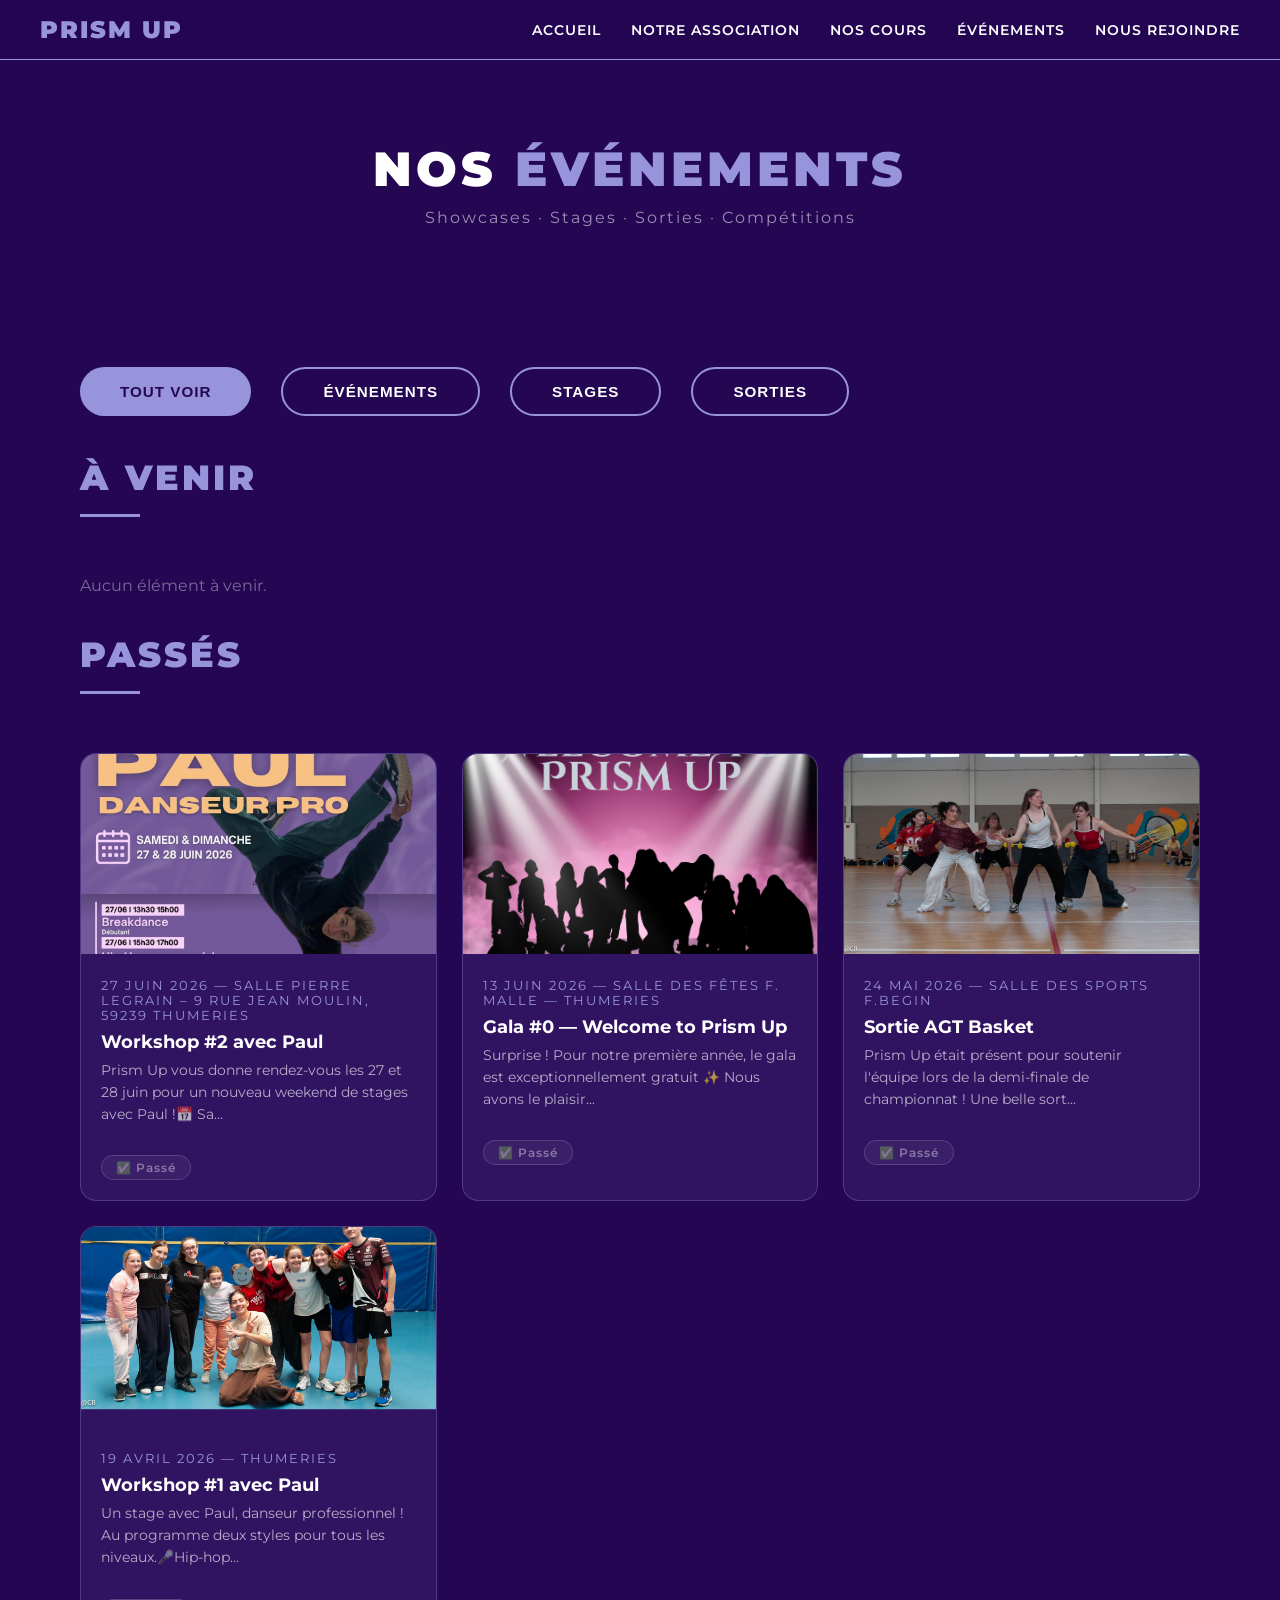
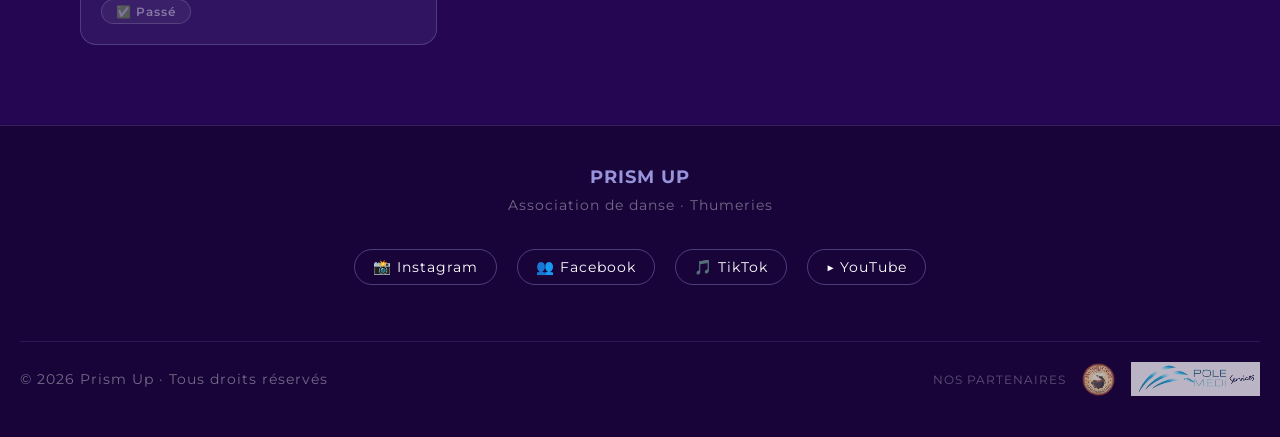
<file: evenements.html>
<!DOCTYPE html>
<html lang="fr">
<head>
  <meta charset="UTF-8">
  <meta name="viewport" content="width=device-width, initial-scale=1.0">
  <title>Événements — Prism Up</title>
  <link rel="stylesheet" href="css/style.css">
  <style>
    /* FILTRES */
    .filtres {
      display: flex;
      gap: 15px;
      flex-wrap: wrap;
      margin-bottom: 40px;
    }

    /* CARTE ÉVÉNEMENT */
    .card-event {
      background: rgba(152,148,219,0.1);
      border: 1px solid rgba(152,148,219,0.3);
      border-radius: 16px;
      overflow: hidden;
      transition: all 0.3s;
      cursor: pointer;
    }

    .card-event:hover {
      transform: translateY(-5px);
      border-color: var(--violet-clair);
      box-shadow: 0 15px 40px rgba(152,148,219,0.2);
    }

    .card-event img.affiche {
      width: 100%;
      height: 200px;
      object-fit: cover;
    }

    .card-event-body {
      padding: 20px;
    }

    .card-event-body .card-date {
      font-size: 0.8rem;
      color: var(--violet-clair);
      letter-spacing: 2px;
      text-transform: uppercase;
      margin-bottom: 8px;
    }

    .card-event-body h3 {
      font-size: 1.1rem;
      font-weight: 700;
      margin-bottom: 8px;
    }

    .card-event-body p {
      font-size: 0.85rem;
      color: rgba(255,255,255,0.65);
      line-height: 1.6;
      margin-bottom: 15px;
    }

    .card-event-footer {
      display: flex;
      align-items: center;
      justify-content: space-between;
      flex-wrap: wrap;
      gap: 10px;
    }

    /* MODAL */
    .modal-overlay {
      display: none;
      position: fixed;
      top: 0;
      left: 0;
      width: 100%;
      height: 100%;
      background: rgba(0,0,0,0.85);
      z-index: 2000;
      justify-content: center;
      align-items: center;
      padding: 20px;
    }

    .modal-overlay.open {
      display: flex;
    }

    .modal {
      background: #1a0440;
      border: 1px solid var(--violet-clair);
      border-radius: 20px;
      max-width: 750px;
      width: 100%;
      max-height: 90vh;
      overflow-y: auto;
      padding: 35px;
      position: relative;
    }

    .modal-close {
      position: absolute;
      top: 15px;
      right: 20px;
      font-size: 1.8rem;
      cursor: pointer;
      color: var(--violet-clair);
      background: none;
      border: none;
      line-height: 1;
    }

    .modal h2 {
      font-size: 1.6rem;
      font-weight: 900;
      margin-bottom: 8px;
    }

    .modal .modal-meta {
      color: var(--violet-clair);
      font-size: 0.85rem;
      letter-spacing: 1px;
      margin-bottom: 20px;
    }

    .modal .modal-description {
      color: rgba(255,255,255,0.8);
      line-height: 1.8;
      margin-bottom: 25px;
    }

    /* DIAPORAMA */
    .diaporama {
      position: relative;
      border-radius: 12px;
      overflow: hidden;
      margin-bottom: 25px;
    }

  .diaporama img {
      width: 100%;
      max-height: 80vh;
      object-fit: contain;
      border-radius: 8px;
    }

    .diaporama img.active {
      display: block;
    }

    .diapo-controls {
      display: flex;
      justify-content: center;
      align-items: center;
      gap: 15px;
      margin-top: 10px;
    }

    .diapo-btn {
      background: rgba(152,148,219,0.2);
      border: 1px solid var(--violet-clair);
      color: var(--blanc);
      border-radius: 50%;
      width: 35px;
      height: 35px;
      cursor: pointer;
      font-size: 1rem;
      display: flex;
      align-items: center;
      justify-content: center;
      transition: all 0.3s;
    }

    .diapo-btn:hover {
      background: var(--violet-clair);
      color: var(--violet-fonce);
    }

    .diapo-compteur {
      font-size: 0.85rem;
      color: rgba(255,255,255,0.5);
    }
  </style>
</head>
<body>

  <!-- NAVIGATION -->
  <nav>
    <a href="index.html" class="nav-logo">PRISM UP</a>
    <ul class="nav-links">
  <li><a href="index.html">Accueil</a></li>
  <li><a href="association.html">Notre association</a></li>
  <li><a href="cours.html">Nos cours</a></li>
  <li><a href="evenements.html">Événements</a></li>
  <li><a href="rejoindre.html">Nous rejoindre</a></li>
</ul>
    <div class="burger">
      <span></span>
      <span></span>
      <span></span>
    </div>
  </nav>

  <!-- HEADER -->
  <div class="page-header">
    <h1>Nos <span style="color:var(--violet-clair)">Événements</span></h1>
    <p>Showcases · Stages · Sorties · Compétitions</p>
  </div>

  <!-- CONTENU -->
  <section>
    <!-- FILTRES -->
    <div class="filtres">
      <button class="btn btn-primary filtre-btn" data-filtre="tous">Tout voir</button>
      <button class="btn btn-outline filtre-btn" data-filtre="evenement">Événements</button>
      <button class="btn btn-outline filtre-btn" data-filtre="stage">Stages</button>
      <button class="btn btn-outline filtre-btn" data-filtre="sortie">Sorties</button>
    </div>

    <!-- À VENIR -->
    <p class="section-title">À venir</p>
    <div class="divider"></div>
    <br>
    <div class="cards-grid" id="evenements-avenir"></div>

    <br><br>

    <!-- PASSÉS -->
    <p class="section-title">Passés</p>
    <div class="divider"></div>
    <br>
    <div class="cards-grid" id="evenements-passes"></div>
  </section>

  <!-- MODAL -->
  <div class="modal-overlay" id="modal-overlay" onclick="fermerModal(event)">
    <div class="modal" id="modal-contenu">
      <button class="modal-close" onclick="fermerModal()">×</button>
      <h2 id="modal-titre"></h2>
      <p class="modal-meta" id="modal-meta"></p>
      <div class="diaporama" id="modal-diaporama"></div>
      <div class="diapo-controls" id="diapo-controls" style="display:none;">
        <button class="diapo-btn" onclick="changerPhoto(-1)">‹</button>
        <span class="diapo-compteur" id="diapo-compteur"></span>
        <button class="diapo-btn" onclick="changerPhoto(1)">›</button>
      </div>
      <p class="modal-description" id="modal-description"></p>
      <div id="modal-lien"></div>
    </div>
  </div>

  <!-- FOOTER -->
  <footer>
  <p style="font-size:1.1rem;font-weight:700;color:var(--violet-clair);margin-bottom:10px;">PRISM UP</p>
  <p>Association de danse · Thumeries</p>
  <br>
  <!-- RÉSEAUX SOCIAUX -->
  <div style="display:flex;justify-content:center;gap:20px;margin:20px 0;">
    <a href="https://www.instagram.com/prismup_thumeries/" target="_blank"
    style="color:var(--blanc);text-decoration:none;font-size:0.9rem;
    border:1px solid rgba(152,148,219,0.4);padding:8px 18px;border-radius:50px;
    transition:all 0.3s;" onmouseover="this.style.borderColor='#9894db';this.style.color='#9894db'"
    onmouseout="this.style.borderColor='rgba(152,148,219,0.4)';this.style.color='white'">
      📸 Instagram
    </a>
    <a href="https://www.facebook.com/profile.php?id=61582350400438" target="_blank"
    style="color:var(--blanc);text-decoration:none;font-size:0.9rem;
    border:1px solid rgba(152,148,219,0.4);padding:8px 18px;border-radius:50px;
    transition:all 0.3s;" onmouseover="this.style.borderColor='#9894db';this.style.color='#9894db'"
    onmouseout="this.style.borderColor='rgba(152,148,219,0.4)';this.style.color='white'">
      👥 Facebook
    </a>
    <a href="https://www.tiktok.com/@prismup" target="_blank"
    style="color:var(--blanc);text-decoration:none;font-size:0.9rem;
    border:1px solid rgba(152,148,219,0.4);padding:8px 18px;border-radius:50px;
    transition:all 0.3s;" onmouseover="this.style.borderColor='#9894db';this.style.color='#9894db'"
    onmouseout="this.style.borderColor='rgba(152,148,219,0.4)';this.style.color='white'">
      🎵 TikTok
    </a>
    <a href="https://www.youtube.com/@Prismup-n4i" target="_blank"
    style="color:var(--blanc);text-decoration:none;font-size:0.9rem;
    border:1px solid rgba(152,148,219,0.4);padding:8px 18px;border-radius:50px;
    transition:all 0.3s;" onmouseover="this.style.borderColor='#9894db';this.style.color='#9894db'"
    onmouseout="this.style.borderColor='rgba(152,148,219,0.4)';this.style.color='white'">
      ▶️ YouTube
    </a>
  </div>
  <br>
  <div style="display:flex;justify-content:space-between;align-items:center;
flex-wrap:wrap;gap:20px;margin-top:20px;padding-top:20px;
border-top:1px solid rgba(152,148,219,0.15);">
  <p style="color:rgba(255,255,255,0.4);">© 2026 Prism Up · Tous droits réservés</p>
  <div style="display:flex;align-items:center;gap:15px;">
    <p style="color:rgba(255,255,255,0.3);font-size:0.75rem;letter-spacing:1px;">NOS PARTENAIRES</p>
    <img src="images/logosponsor.1.png" alt="Partenaire 1"
    style="height:35px;object-fit:contain;opacity:0.7;filter:brightness(1.2);">
    <img src="images/logosponsor.2.jpg" alt="Partenaire 2"
    style="height:35px;object-fit:contain;opacity:0.7;filter:brightness(1.2);">
  </div>

  <script src="events.js"></script>
  <script src="js/main.js"></script>
  <script>
    let photoIndex = 0;
    let photosActuelles = [];

    function creerCarteEvenementAvance(ev, estAvenir) {
      const aujourdhui = new Date();
      aujourdhui.setHours(0,0,0,0);
      const estFutur = new Date(ev.date) >= aujourdhui;

      return `
        <div class="card-event" onclick="ouvrirModal(${EVENEMENTS.indexOf(ev)})">
          ${ev.affiche ? `<img src="${ev.affiche}" alt="${ev.titre}" class="affiche">` : ''}
          <div class="card-event-body">
            <div class="card-date">${formaterDate(ev.date)} — ${ev.lieu}</div>
            <h3>${ev.titre}</h3>
            <p>${ev.description.replace(/<[^>]*>/g, '').substring(0, 100)}...</p>
            <div class="card-event-footer">
              <span class="tag ${estAvenir ? 'tag-avenir' : 'tag-passe'}">
                ${estAvenir ? '📅 À venir' : '✅ Passé'}
              </span>
              ${estFutur && ev.lien ? `
                <a href="${ev.lien}" target="_blank" class="btn btn-primary"
                onclick="event.stopPropagation()"
                style="padding:8px 20px;font-size:0.8rem;">
                  🎟️ Billetterie
                </a>` : ''}
            </div>
          </div>
        </div>
      `;
    }

    function afficherTout(filtre) {
      const aujourdhui = new Date();
      aujourdhui.setHours(0,0,0,0);

      const liste = filtre === 'tous'
        ? EVENEMENTS
        : EVENEMENTS.filter(e => e.type === filtre);

      const avenir = liste
        .filter(e => new Date(e.date) >= aujourdhui)
        .sort((a,b) => new Date(a.date) - new Date(b.date));

      const passes = liste
        .filter(e => new Date(e.date) < aujourdhui)
        .sort((a,b) => new Date(b.date) - new Date(a.date));

      document.getElementById('evenements-avenir').innerHTML = avenir.length
        ? avenir.map(e => creerCarteEvenementAvance(e, true)).join('')
        : '<p style="color:rgba(255,255,255,0.4)">Aucun élément à venir.</p>';

      document.getElementById('evenements-passes').innerHTML = passes.length
        ? passes.map(e => creerCarteEvenementAvance(e, false)).join('')
        : '<p style="color:rgba(255,255,255,0.4)">Aucun élément passé.</p>';
    }

    function ouvrirModal(index) {
      const ev = EVENEMENTS[index];
      const aujourdhui = new Date();
      aujourdhui.setHours(0,0,0,0);
      const estFutur = new Date(ev.date) >= aujourdhui;

      document.getElementById('modal-titre').textContent = ev.titre;
      document.getElementById('modal-meta').textContent =
        formaterDate(ev.date) + ' — ' + ev.lieu;
      document.getElementById('modal-description').innerHTML = `
  <div onclick="toggleDescription()" 
  style="cursor:pointer;display:flex;justify-content:space-between;
  align-items:center;background:rgba(152,148,219,0.1);
  border:1px solid rgba(152,148,219,0.3);border-radius:10px;
  padding:12px 18px;margin-bottom:10px;">
    <span style="font-weight:700;color:#9894db;">📋 Description</span>
    <span id="desc-arrow" style="color:#9894db;font-size:1.2rem;">▲</span>
  </div>
  <div id="desc-contenu">
    ${ev.description.replace(/\n/g, '<br>')}
  </div>
`;

      // Diaporama
     // Vidéo + Diaporama
      const diapo = document.getElementById('modal-diaporama');
      const controls = document.getElementById('diapo-controls');
      let contenuMedia = '';

      // Vidéo en premier si elle existe
      if (ev.video) {
  contenuMedia += `
    <a href="${ev.video}" target="_blank"
    style="display:flex;align-items:center;gap:15px;
    background:linear-gradient(135deg,rgba(152,148,219,0.2),rgba(36,6,83,0.4));
    border:1px solid rgba(152,148,219,0.4);border-radius:14px;
    padding:18px 25px;margin-bottom:25px;text-decoration:none;
    transition:all 0.3s;cursor:pointer;"
    onmouseover="this.style.borderColor='#9894db';this.style.transform='translateY(-2px)'"
    onmouseout="this.style.borderColor='rgba(152,148,219,0.4)';this.style.transform='none'">
      <div style="width:50px;height:50px;background:red;border-radius:50%;
      display:flex;align-items:center;justify-content:center;flex-shrink:0;">
        <span style="color:white;font-size:1.4rem;margin-left:4px;">▶</span>
      </div>
      <div>
        <p style="color:white;font-weight:700;font-size:1rem;margin-bottom:3px;">
          Voir la vidéo du stage
        </p>
        <p style="color:rgba(255,255,255,0.5);font-size:0.8rem;">
          Ouvrir sur YouTube ↗
        </p>
      </div>
    </a>
  `;
}

      diapo.innerHTML = contenuMedia;

      // Photos en carrousel après la vidéo
      photosActuelles = ev.photos && ev.photos.length ? ev.photos : (ev.affiche ? [ev.affiche] : []);
      photoIndex = 0;

      if (photosActuelles.length > 0) {
        if (ev.type === 'sortie' && photosActuelles.length > 1) {
          const photosHtml = `
            <div style="margin-top:15px;">
              <div style="position:relative;border-radius:12px;overflow:hidden;margin-bottom:10px;">
                <img id="photo-principale" src="${photosActuelles[0]}"
                style="width:100%;height:350px;object-fit:cover;border-radius:12px;transition:all 0.4s;">
              </div>
              <div style="display:grid;grid-template-columns:repeat(auto-fill,minmax(80px,1fr));gap:8px;">
                ${photosActuelles.map((p, i) => `
                  <img src="${p}" onclick="changerPhotoReportage(${i})"
                  style="width:100%;height:70px;object-fit:cover;border-radius:8px;
                  cursor:pointer;opacity:${i === 0 ? '1' : '0.5'};
                  border:2px solid ${i === 0 ? '#9894db' : 'transparent'};
                  transition:all 0.3s;"
                  id="miniature-${i}">
                `).join('')}
              </div>
            </div>
          `;
          diapo.innerHTML += photosHtml;
          controls.style.display = 'none';
        } else {
          const photosHtml = `
            <div id="carrousel" style="position:relative;border-radius:12px;overflow:hidden;">
              ${photosActuelles.map((p, i) => `
                <img src="${p}" class="${i === 0 ? 'active' : ''}"
                style="width:100%;max-height:${ev.estAffiche ? '700px' : '400px'};
                object-fit:${ev.estAffiche ? 'contain' : 'cover'};
                display:${i === 0 ? 'block' : 'none'};border-radius:12px;
                background:${ev.estAffiche ? 'rgba(0,0,0,0.2)' : 'none'};
                transition:opacity 0.3s;">
              `).join('')}
            </div>
          `;
          diapo.innerHTML += photosHtml;
          controls.style.display = photosActuelles.length > 1 ? 'flex' : 'none';
          majCompteur();
        }
      } else {
        controls.style.display = 'none';
      }

      // Lien billetterie
     const lienZone = document.getElementById('modal-lien');
      let boutonsLiens = '';
      if (estFutur && ev.lien) {
        boutonsLiens += `
          <a href="${ev.lien}" target="_blank" class="btn btn-primary"
          style="display:flex;align-items:center;gap:10px;margin-bottom:12px;
          padding:14px 25px;border-radius:12px;text-decoration:none;">
            🎟️ <div><p style="font-weight:700;margin:0;">Billetterie</p>
            <p style="font-size:0.75rem;opacity:0.7;margin:0;">Réserver ma place</p></div>
          </a>`;
      }
      if (estFutur && ev.lien_click_collect) {
        boutonsLiens += `
          <a href="${ev.lien_click_collect}" target="_blank"
          style="display:flex;align-items:center;gap:10px;margin-bottom:12px;
          padding:14px 25px;border-radius:12px;text-decoration:none;
          background:rgba(152,148,219,0.15);border:1px solid rgba(152,148,219,0.4);
          color:white;transition:all 0.3s;"
          onmouseover="this.style.borderColor='#9894db'"
          onmouseout="this.style.borderColor='rgba(152,148,219,0.4)'">
            🛍️ <div><p style="font-weight:700;margin:0;">Click & Collect</p>
            <p style="font-size:0.75rem;opacity:0.7;margin:0;">Commander boissons & snacks</p></div>
          </a>`;
      }
      lienZone.innerHTML = boutonsLiens;

      document.getElementById('modal-overlay').classList.add('open');
    }

    function fermerModal(event) {
      if (!event || event.target === document.getElementById('modal-overlay')) {
        document.getElementById('modal-overlay').classList.remove('open');
      }
    }

    function changerPhoto(direction) {
  const imgs = document.querySelectorAll('#carrousel img');
  if (!imgs.length) return;
  imgs[photoIndex].style.display = 'none';
  photoIndex = (photoIndex + direction + photosActuelles.length) % photosActuelles.length;
  imgs[photoIndex].style.display = 'block';
  majCompteur();
}

    function majCompteur() {
      document.getElementById('diapo-compteur').textContent =
        (photoIndex + 1) + ' / ' + photosActuelles.length;
    }

    // Filtres
    document.querySelectorAll('.filtre-btn').forEach(btn => {
      btn.addEventListener('click', () => {
        document.querySelectorAll('.filtre-btn').forEach(b => {
          b.classList.remove('btn-primary');
          b.classList.add('btn-outline');
        });
        btn.classList.add('btn-primary');
        btn.classList.remove('btn-outline');
        afficherTout(btn.dataset.filtre);
      });
    });

    // Chargement initial
    // Chargement initial
    document.addEventListener('DOMContentLoaded', () => {
      afficherTout('tous');
    });
    function toggleDescription() {
  const contenu = document.getElementById('desc-contenu');
  const arrow = document.getElementById('desc-arrow');
  if (contenu.style.display === 'none') {
    contenu.style.display = 'block';
    arrow.textContent = '▲';
  } else {
    contenu.style.display = 'none';
    arrow.textContent = '▼';
  }
}
// ... autres fonctions ...

    function changerPhotoReportage(index) {
      document.getElementById('photo-principale').src = photosActuelles[index];
      document.querySelectorAll('[id^="miniature-"]').forEach((m, i) => {
        m.style.opacity = i === index ? '1' : '0.5';
        m.style.border = i === index
          ? '2px solid #9894db'
          : '2px solid transparent';
      });
      photoIndex = index;
    }

  </script>

  <!-- NAVIGATION BAS MOBILE -->
<nav class="nav-bottom">
  <a href="index.html">
    <span class="icon">🏠</span>Accueil
  </a>
  <a href="association.html">
    <span class="icon">💜</span>Asso
  </a>
  <a href="cours.html">
    <span class="icon">💃</span>Cours
  </a>
  <a href="evenements.html" style="color:var(--violet-clair);">
    <span class="icon">📅</span>Événements
  </a>
  <a href="rejoindre.html">
    <span class="icon">✨</span>Rejoindre
  </a>
</nav>

</body>
</html>
</file>
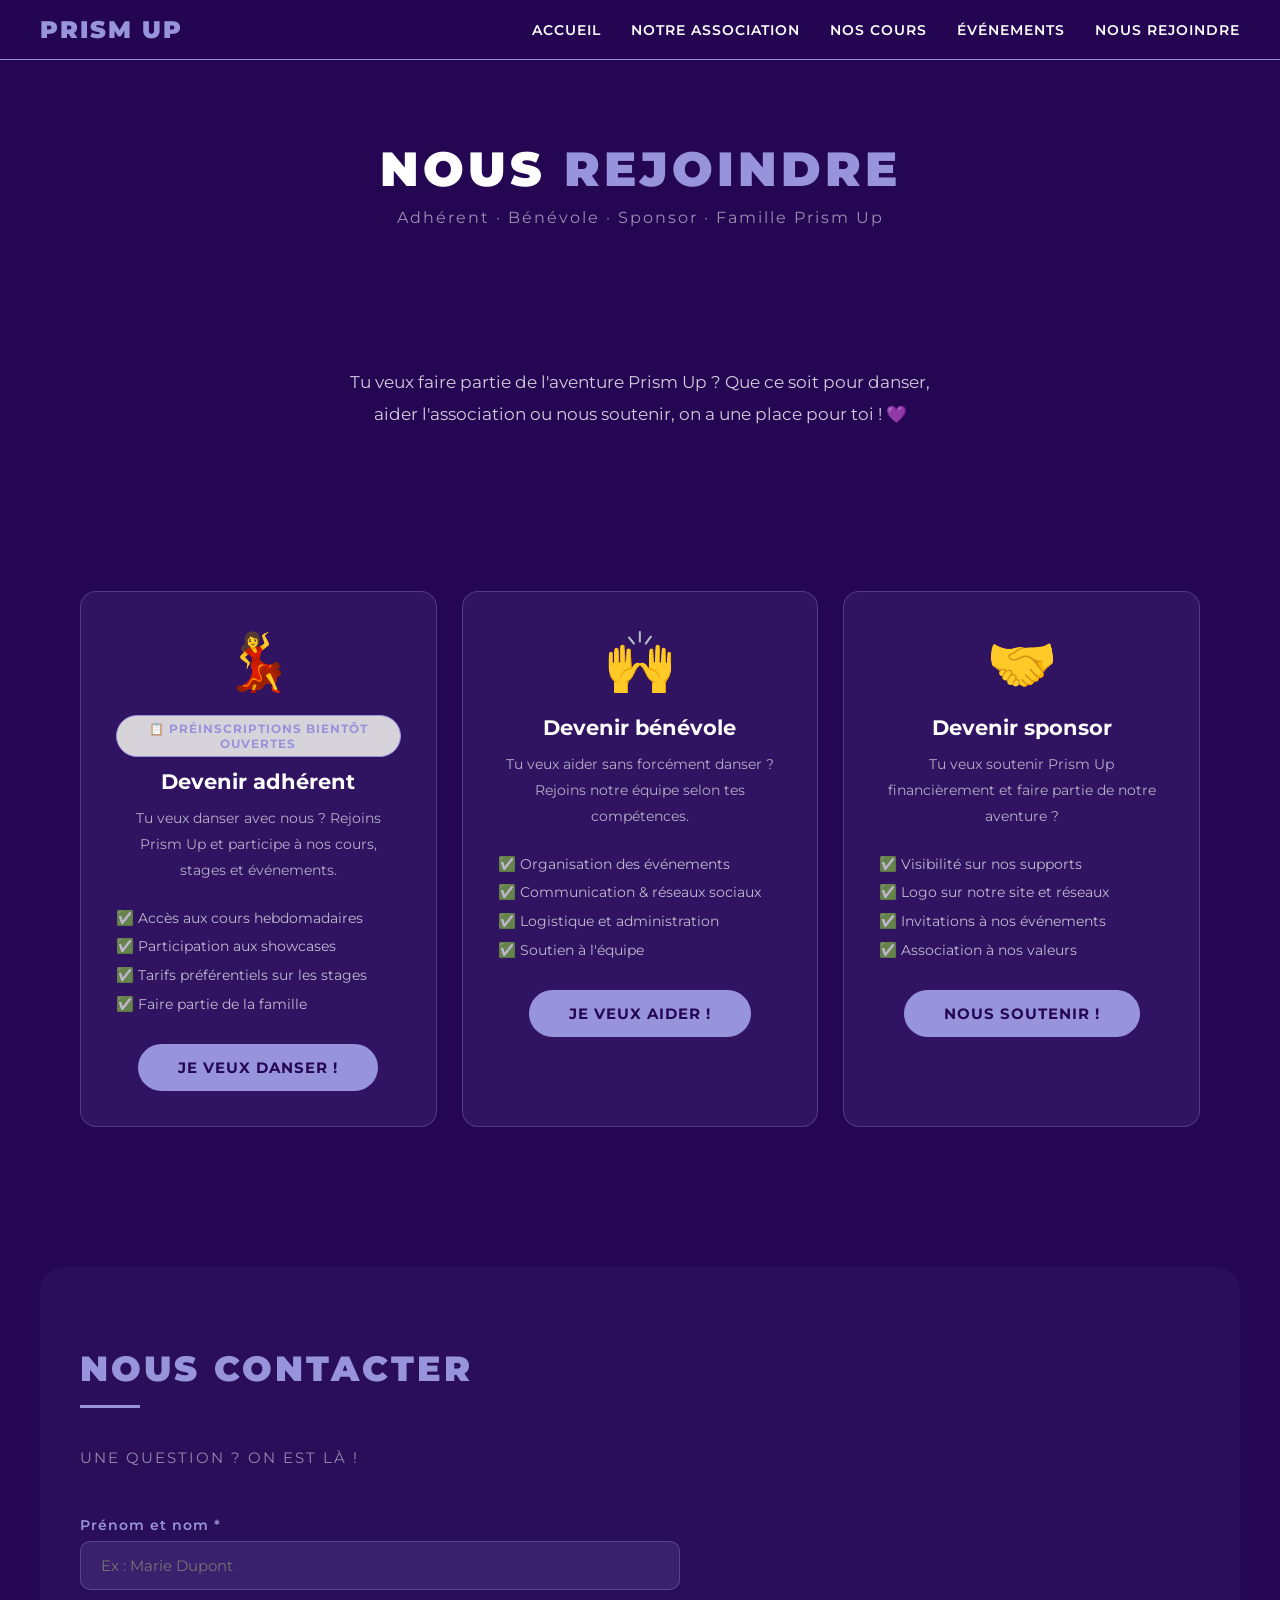
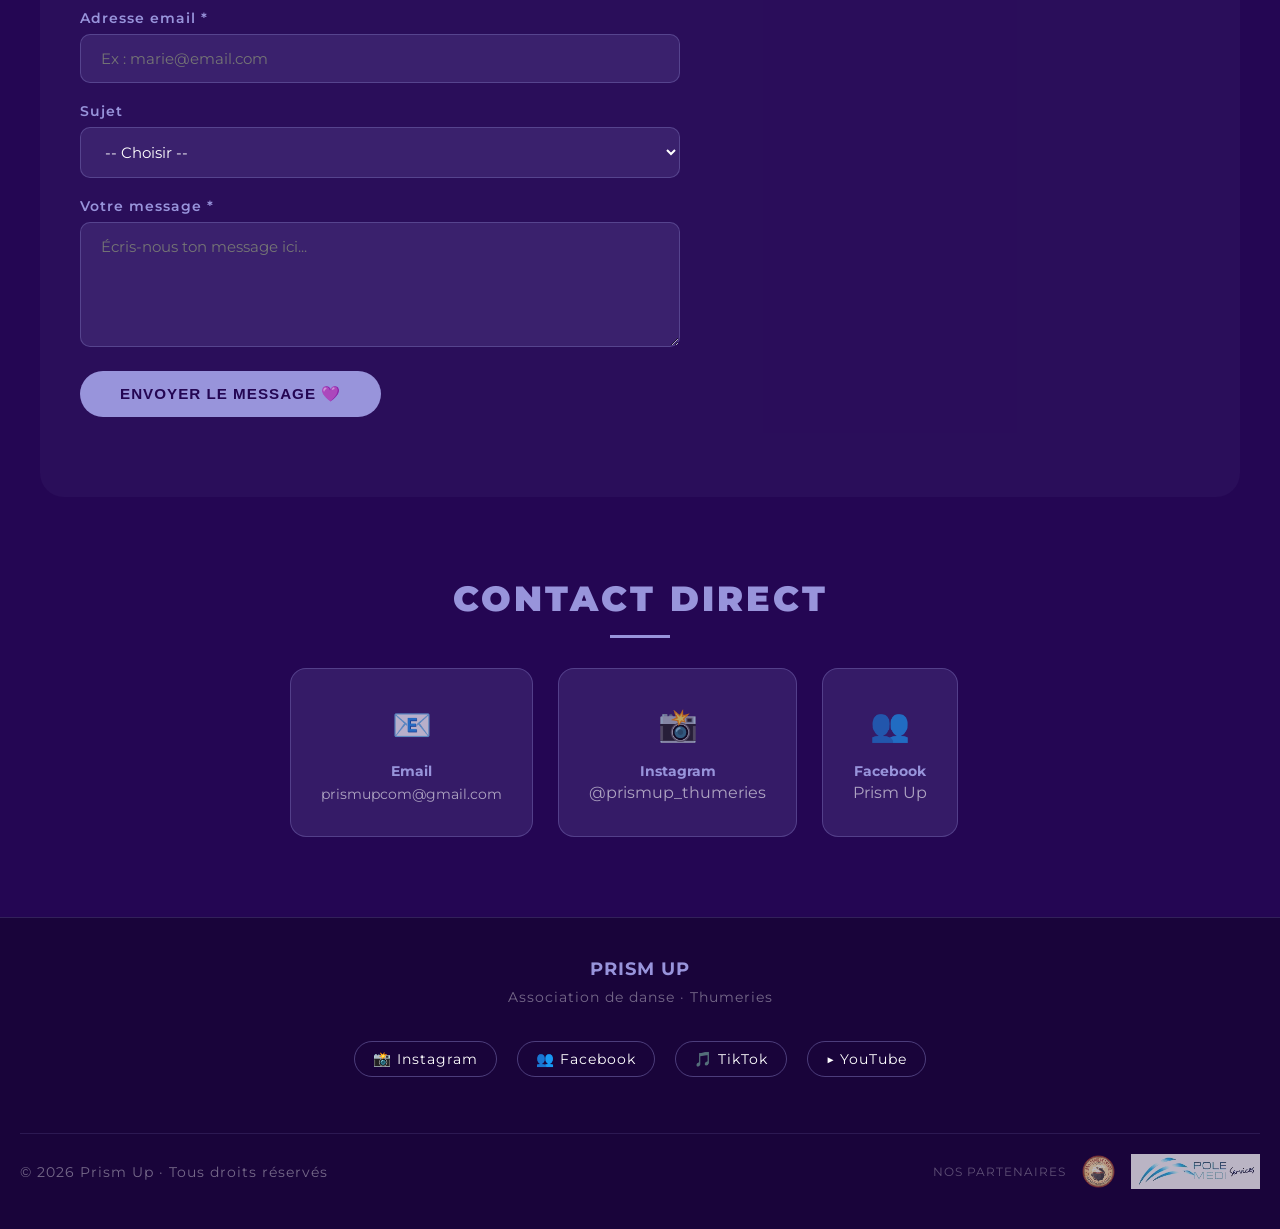
<file: rejoindre.html>
<!DOCTYPE html>
<html lang="fr">
<head>
  <meta charset="UTF-8">
  <meta name="viewport" content="width=device-width, initial-scale=1.0">
  <title>Nous rejoindre — Prism Up</title>
  <link rel="stylesheet" href="css/style.css">
  <style>
    .choix-grid {
      display: grid;
      grid-template-columns: repeat(auto-fit, minmax(280px, 1fr));
      gap: 25px;
      margin-bottom: 60px;
    }

    .choix-card {
      background: rgba(152,148,219,0.1);
      border: 1px solid rgba(152,148,219,0.3);
      border-radius: 16px;
      padding: 35px;
      text-align: center;
      transition: all 0.3s;
      cursor: pointer;
    }

    .choix-card:hover {
      transform: translateY(-5px);
      border-color: var(--violet-clair);
      box-shadow: 0 15px 40px rgba(152,148,219,0.2);
    }

    .choix-card .emoji {
      font-size: 3.5rem;
      margin-bottom: 20px;
    }

    .choix-card h3 {
      font-size: 1.3rem;
      font-weight: 700;
      margin-bottom: 12px;
    }

    .choix-card p {
      color: rgba(255,255,255,0.65);
      line-height: 1.8;
      font-size: 0.9rem;
      margin-bottom: 20px;
    }

    .choix-card ul {
      text-align: left;
      list-style: none;
      color: rgba(255,255,255,0.7);
      line-height: 2;
      margin-bottom: 25px;
      font-size: 0.9rem;
    }

    /* MODAL FORMULAIRE */
    .modal-overlay {
      display: none;
      position: fixed;
      top: 0;
      left: 0;
      width: 100%;
      height: 100%;
      background: rgba(0,0,0,0.85);
      z-index: 2000;
      justify-content: center;
      align-items: center;
      padding: 20px;
    }

    .modal-overlay.open {
      display: flex;
    }

    .modal {
      background: #1a0440;
      border: 1px solid var(--violet-clair);
      border-radius: 20px;
      max-width: 600px;
      width: 100%;
      max-height: 90vh;
      overflow-y: auto;
      padding: 35px;
      position: relative;
    }

    .modal-close {
      position: absolute;
      top: 15px;
      right: 20px;
      font-size: 1.8rem;
      cursor: pointer;
      color: var(--violet-clair);
      background: none;
      border: none;
    }
  </style>
</head>
<body>

  <!-- NAVIGATION -->
  <nav>
    <a href="index.html" class="nav-logo">PRISM UP</a>
    <ul class="nav-links">
  <li><a href="index.html">Accueil</a></li>
  <li><a href="association.html">Notre association</a></li>
  <li><a href="cours.html">Nos cours</a></li>
  <li><a href="evenements.html">Événements</a></li>
  <li><a href="rejoindre.html">Nous rejoindre</a></li>
</ul>
    <div class="burger">
      <span></span>
      <span></span>
      <span></span>
    </div>
  </nav>

  <!-- HEADER -->
  <div class="page-header">
    <h1>Nous <span style="color:var(--violet-clair)">rejoindre</span></h1>
    <p>Adhérent · Bénévole · Sponsor · Famille Prism Up</p>
  </div>

  <!-- INTRO -->
  <section style="text-align:center;">
    <p style="max-width:600px;margin:0 auto;line-height:1.9;
    color:rgba(255,255,255,0.8);font-size:1.05rem;">
      Tu veux faire partie de l'aventure Prism Up ? Que ce soit pour danser,
      aider l'association ou nous soutenir, on a une place pour toi ! 💜
    </p>
  </section>

  <!-- LES 3 OPTIONS -->
  <section>
    <div class="choix-grid">

      <!-- ADHÉRENT -->
      <div class="choix-card" onclick="ouvrirModal('adherent')">
        <div class="emoji">💃</div>
        <div style="display:inline-block;background:rgba(230, 230, 230, 0.915);
        border:1px solid var(--violet-clair);border-radius:50px;
        padding:5px 15px;font-size:0.75rem;font-weight:700;
        color:var(--violet-clair);letter-spacing:1px;margin-bottom:12px;">
          📋 PRÉINSCRIPTIONS BIENTÔT OUVERTES
        </div>
        <h3>Devenir adhérent</h3>
        <p>Tu veux danser avec nous ? Rejoins Prism Up et participe à nos cours, stages et événements.</p>
        <ul>
          <li>✅ Accès aux cours hebdomadaires</li>
          <li>✅ Participation aux showcases</li>
          <li>✅ Tarifs préférentiels sur les stages</li>
          <li>✅ Faire partie de la famille</li>
        </ul>
        <span class="btn btn-primary">Je veux danser !</span>
      </div>

      <!-- BÉNÉVOLE -->
      <div class="choix-card" onclick="ouvrirModal('benevole')">
        <div class="emoji">🙌</div>
        <h3>Devenir bénévole</h3>
        <p>Tu veux aider sans forcément danser ? Rejoins notre équipe selon tes compétences.</p>
        <ul>
          <li>✅ Organisation des événements</li>
          <li>✅ Communication & réseaux sociaux</li>
          <li>✅ Logistique et administration</li>
          <li>✅ Soutien à l'équipe</li>
        </ul>
        <span class="btn btn-primary">Je veux aider !</span>
      </div>

      <!-- SPONSOR -->
      <div class="choix-card" onclick="ouvrirModal('sponsor')">
        <div class="emoji">🤝</div>
        <h3>Devenir sponsor</h3>
        <p>Tu veux soutenir Prism Up financièrement et faire partie de notre aventure ?</p>
        <ul>
          <li>✅ Visibilité sur nos supports</li>
          <li>✅ Logo sur notre site et réseaux</li>
          <li>✅ Invitations à nos événements</li>
          <li>✅ Association à nos valeurs</li>
        </ul>
        <span class="btn btn-primary">Nous soutenir !</span>
      </div>

    </div>
  </section>
  <!-- CONTACT -->
  <section style="background:rgba(152,148,219,0.05);border-radius:24px;margin:0 40px;">
    <p class="section-title">Nous contacter</p>
    <div class="divider"></div>
    <p class="section-subtitle">UNE QUESTION ? ON EST LÀ !</p>
    <div style="max-width:600px;">
      <div class="form-group">
        <label>Prénom et nom *</label>
        <input type="text" id="contact-nom" placeholder="Ex : Marie Dupont">
      </div>
      <div class="form-group">
        <label>Adresse email *</label>
        <input type="email" id="contact-email" placeholder="Ex : marie@email.com">
      </div>
      <div class="form-group">
        <label>Sujet</label>
        <select id="contact-sujet">
          <option value="">-- Choisir --</option>
          <option>Adhésion</option>
          <option>Bénévolat</option>
          <option>Partenariat / Sponsor</option>
          <option>Question générale</option>
          <option>Autre</option>
        </select>
      </div>
      <div class="form-group">
        <label>Votre message *</label>
        <textarea id="contact-message" rows="5"
        placeholder="Écris-nous ton message ici..."></textarea>
      </div>
      <button class="btn btn-primary" onclick="envoyerContact()">
        Envoyer le message 💜
      </button>
      <p id="msg-confirmation" style="margin-top:20px;color:var(--violet-clair);
      display:none;font-weight:600;">
        ✅ Message envoyé ! On te répond très vite.
      </p>
    </div>
  </section>

  <!-- CONTACT DIRECT -->
  <section style="text-align:center;">
    <p class="section-title">Contact direct</p>
    <div class="divider" style="margin:15px auto 30px;"></div>
    <div style="display:flex;gap:25px;max-width:700px;margin:0 auto;flex-wrap:wrap;">
      <div class="card" style="text-align:center;">
        <p style="font-size:2rem;margin-bottom:10px;">📧</p>
        <p style="font-weight:700;color:var(--violet-clair)">Email</p>
        <p style="color:rgba(255,255,255,0.6);">prismupcom@gmail.com</p>
      </div>
      <div class="card" style="text-align:center;">
        <p style="font-size:2rem;margin-bottom:10px;">📸</p>
        <p style="font-weight:700;color:var(--violet-clair)">Instagram</p>
        <a href="https://www.instagram.com/prismup_thumeries/" target="_blank"
        style="color:rgba(255,255,255,0.6);text-decoration:none;">@prismup_thumeries</a>
      </div>
      <div class="card" style="text-align:center;">
        <p style="font-size:2rem;margin-bottom:10px;">👥</p>
        <p style="font-weight:700;color:var(--violet-clair)">Facebook</p>
        <a href="https://www.facebook.com/profile.php?id=61582350400438" target="_blank"
        style="color:rgba(255,255,255,0.6);text-decoration:none;">Prism Up</a>
      </div>
    </div>
  </section>

  <!-- FOOTER -->
  <footer>
    <p style="font-size:1.1rem;font-weight:700;color:var(--violet-clair);margin-bottom:10px;">PRISM UP</p>
    <p>Association de danse · Thumeries</p>
    <br>
    <div style="display:flex;justify-content:center;gap:20px;margin:20px 0;flex-wrap:wrap;">
      <a href="https://www.instagram.com/prismup_thumeries/" target="_blank"
      style="color:var(--blanc);text-decoration:none;font-size:0.9rem;
      border:1px solid rgba(152,148,219,0.4);padding:8px 18px;border-radius:50px;">
        📸 Instagram
      </a>
      <a href="https://www.facebook.com/profile.php?id=61582350400438" target="_blank"
      style="color:var(--blanc);text-decoration:none;font-size:0.9rem;
      border:1px solid rgba(152,148,219,0.4);padding:8px 18px;border-radius:50px;">
        👥 Facebook
      </a>
      <a href="https://www.tiktok.com/@prismup" target="_blank"
      style="color:var(--blanc);text-decoration:none;font-size:0.9rem;
      border:1px solid rgba(152,148,219,0.4);padding:8px 18px;border-radius:50px;">
        🎵 TikTok
      </a>
      <a href="https://www.youtube.com/@Prismup-n4i" target="_blank"
      style="color:var(--blanc);text-decoration:none;font-size:0.9rem;
      border:1px solid rgba(152,148,219,0.4);padding:8px 18px;border-radius:50px;">
        ▶️ YouTube
      </a>
    </div>
    <br>
    <div style="display:flex;justify-content:space-between;align-items:center;
flex-wrap:wrap;gap:20px;margin-top:20px;padding-top:20px;
border-top:1px solid rgba(152,148,219,0.15);">
  <p style="color:rgba(255,255,255,0.4);">© 2026 Prism Up · Tous droits réservés</p>
  <div style="display:flex;align-items:center;gap:15px;">
    <p style="color:rgba(255,255,255,0.3);font-size:0.75rem;letter-spacing:1px;">NOS PARTENAIRES</p>
    <img src="images/logosponsor.1.png" alt="Partenaire 1"
    style="height:35px;object-fit:contain;opacity:0.7;filter:brightness(1.2);">
    <img src="images/logosponsor.2.jpg" alt="Partenaire 2"
    style="height:35px;object-fit:contain;opacity:0.7;filter:brightness(1.2);">
  </div>

  <!-- MODAL -->
  <div class="modal-overlay" id="modal-overlay" onclick="fermerModal(event)">
    <div class="modal">
      <button class="modal-close" onclick="fermerModal()">×</button>
      <div id="modal-contenu"></div>
    </div>
  </div>

  <script src="events.js"></script>
  <script src="js/main.js"></script>
  <script>
    function ouvrirModal(type) {
      const contenu = {
        adherent: {
          emoji: '💃',
          titre: 'Devenir adhérent',
          texte: `Le formulaire d'adhésion arrive bientôt ! En attendant contacte-nous directement :`,
        },
        benevole: {
          emoji: '🙌',
          titre: 'Devenir bénévole',
          texte: `Le formulaire de bénévolat arrive bientôt ! En attendant contacte-nous directement :`,
        },
        sponsor: {
          emoji: '🤝',
          titre: 'Devenir sponsor',
          texte: `Tu veux soutenir Prism Up ? Contacte-nous pour qu'on discute ensemble de notre partenariat :`,
        }
      };

      const c = contenu[type];
      document.getElementById('modal-contenu').innerHTML = `
        <div style="text-align:center;margin-bottom:25px;">
          <p style="font-size:3rem;">${c.emoji}</p>
          <h2 style="font-size:1.5rem;font-weight:900;margin-bottom:10px;">${c.titre}</h2>
          <p style="color:rgba(255,255,255,0.7);line-height:1.8;">${c.texte}</p>
        </div>
        <div class="card" style="display:flex;align-items:center;gap:15px;margin-bottom:15px;">
          <p style="font-size:1.5rem;">📧</p>
          <div>
            <p style="font-weight:700;color:var(--violet-clair)">Email</p>
            <p style="color:rgba(255,255,255,0.6);">prismupcom@gmail.com</p>
          </div>
        </div>
        <div class="card" style="display:flex;align-items:center;gap:15px;">
          <p style="font-size:1.5rem;">📸</p>
          <div>
            <p style="font-weight:700;color:var(--violet-clair)">Instagram</p>
            <a href="https://www.instagram.com/prismup_thumeries/" target="_blank"
            style="color:rgba(255,255,255,0.6);">@prismup_thumeries</a>
          </div>
        </div>
        <br>
        <a href="mailto:prismupcom@gmail.com?subject=${encodeURIComponent(c.titre)}"
        class="btn btn-primary" style="display:block;text-align:center;text-decoration:none;">
          📧 Envoyer un email
        </a>
      `;
      document.getElementById('modal-overlay').classList.add('open');
    }

    function fermerModal(event) {
      if (!event || event.target === document.getElementById('modal-overlay')) {
        document.getElementById('modal-overlay').classList.remove('open');
      }
    }

   async function envoyerContact() {
  const nom = document.getElementById('contact-nom').value;
  const email = document.getElementById('contact-email').value;
  const sujet = document.getElementById('contact-sujet').value;
  const message = document.getElementById('contact-message').value;

  if (!nom || !email || !message) {
    alert('Merci de remplir tous les champs obligatoires !');
    return;
  }

  const btn = document.querySelector('button[onclick="envoyerContact()"]');
  btn.textContent = 'Envoi en cours...';
  btn.disabled = true;

  try {
    const response = await fetch('https://formspree.io/f/xkoagejw', {
      method: 'POST',
      headers: { 'Content-Type': 'application/json' },
      body: JSON.stringify({
        nom: nom,
        email: email,
        sujet: sujet,
        message: message
      })
    });

    if (response.ok) {
      document.getElementById('msg-confirmation').style.display = 'block';
      document.getElementById('contact-nom').value = '';
      document.getElementById('contact-email').value = '';
      document.getElementById('contact-sujet').value = '';
      document.getElementById('contact-message').value = '';
      btn.textContent = 'Envoyer le message 💜';
      btn.disabled = false;
    } else {
      alert('Une erreur est survenue. Réessaie ou contacte-nous directement par email.');
      btn.textContent = 'Envoyer le message 💜';
      btn.disabled = false;
    }
  } catch (error) {
    alert('Une erreur est survenue. Vérifie ta connexion internet.');
    btn.textContent = 'Envoyer le message 💜';
    btn.disabled = false;
  }
}
  </script>

<!-- NAVIGATION BAS MOBILE -->
<nav class="nav-bottom">
  <a href="index.html">
    <span class="icon">🏠</span>Accueil
  </a>
  <a href="association.html">
    <span class="icon">💜</span>Asso
  </a>
  <a href="cours.html">
    <span class="icon">💃</span>Cours
  </a>
  <a href="evenements.html">
    <span class="icon">📅</span>Événements
  </a>
  <a href="rejoindre.html" style="color:var(--violet-clair);">
    <span class="icon">✨</span>Rejoindre
  </a>
</nav>

</body>
</html>
</file>
<file: css/style.css>
@import url('https://fonts.googleapis.com/css2?family=Montserrat:wght@300;400;600;700;900&display=swap');

:root {
  --violet-clair: #9894db;
  --violet-fonce: #240653;
  --blanc: #ffffff;
  --violet-transparent: rgba(36, 6, 83, 0.85);
  --violet-clair-transparent: rgba(152, 148, 219, 0.15);
}

* {
  margin: 0;
  padding: 0;
  box-sizing: border-box;
}

body {
  font-family: 'Montserrat', sans-serif;
  background-color: var(--violet-fonce);
  color: var(--blanc);
  overflow-x: hidden;
}

/* ─── NAVIGATION ─── */
nav {
  position: fixed;
  top: 0;
  width: 100%;
  background: var(--violet-transparent);
  backdrop-filter: blur(10px);
  padding: 15px 40px;
  display: flex;
  justify-content: space-between;
  align-items: center;
  z-index: 1000;
  border-bottom: 1px solid var(--violet-clair);
}

.nav-logo {
  font-size: 1.5rem;
  font-weight: 900;
  color: var(--violet-clair);
  text-decoration: none;
  letter-spacing: 2px;
}

.nav-links {
  display: flex;
  list-style: none;
  gap: 30px;
}

.nav-links a {
  color: var(--blanc);
  text-decoration: none;
  font-weight: 600;
  font-size: 0.9rem;
  letter-spacing: 1px;
  text-transform: uppercase;
  transition: color 0.3s;
}

.nav-links a:hover {
  color: var(--violet-clair);
}

/* Menu burger mobile */
.burger {
  display: none;
  flex-direction: column;
  cursor: pointer;
  gap: 5px;
}

.burger span {
  width: 25px;
  height: 2px;
  background: var(--blanc);
  transition: 0.3s;
}

/* ─── HERO (bannière accueil) ─── */
.hero {
  min-height: 100vh;
  display: flex;
  flex-direction: column;
  justify-content: center;
  align-items: center;
  text-align: center;
  padding: 100px 20px 60px;
  background: linear-gradient(135deg, var(--violet-fonce) 0%, #3d0a8f 50%, var(--violet-fonce) 100%);
  position: relative;
  overflow: hidden;
}

.hero::before {
  content: '';
  position: absolute;
  width: 600px;
  height: 600px;
  border-radius: 50%;
  background: rgba(152, 148, 219, 0.08);
  top: -100px;
  right: -100px;
}

.hero::after {
  content: '';
  position: absolute;
  width: 400px;
  height: 400px;
  border-radius: 50%;
  background: rgba(152, 148, 219, 0.06);
  bottom: -50px;
  left: -50px;
}

.hero-logo {
  width: 150px;
  height: 150px;
  object-fit: contain;
  margin-bottom: 30px;
  border-radius: 50%;
  border: 3px solid var(--violet-clair);
  padding: 10px;
}

.hero h1 {
  font-size: 4rem;
  font-weight: 900;
  letter-spacing: 5px;
  color: var(--blanc);
  text-transform: uppercase;
  margin-bottom: 10px;
}

.hero h1 span {
  color: var(--violet-clair);
}

.hero p {
  font-size: 1.1rem;
  color: rgba(255,255,255,0.75);
  margin-bottom: 40px;
  letter-spacing: 2px;
}

.btn {
  display: inline-block;
  padding: 14px 40px;
  border-radius: 50px;
  font-weight: 700;
  text-decoration: none;
  font-size: 0.95rem;
  letter-spacing: 1px;
  text-transform: uppercase;
  transition: all 0.3s;
  cursor: pointer;
  border: none;
}

.btn-primary {
  background: var(--violet-clair);
  color: var(--violet-fonce);
}

.btn-primary:hover {
  background: var(--blanc);
  transform: translateY(-3px);
  box-shadow: 0 10px 30px rgba(152, 148, 219, 0.4);
}

.btn-outline {
  background: transparent;
  color: var(--blanc);
  border: 2px solid var(--violet-clair);
  margin-left: 15px;
}

.btn-outline:hover {
  background: var(--violet-clair);
  color: var(--violet-fonce);
  transform: translateY(-3px);
}

/* ─── SECTIONS ─── */
section {
  padding: 80px 40px;
  max-width: 1200px;
  margin: 0 auto;
}

.section-title {
  font-size: 2.2rem;
  font-weight: 900;
  text-transform: uppercase;
  letter-spacing: 3px;
  color: var(--violet-clair);
  margin-bottom: 10px;
}

.section-subtitle {
  color: rgba(255,255,255,0.5);
  font-size: 0.95rem;
  letter-spacing: 2px;
  margin-bottom: 50px;
}

.divider {
  width: 60px;
  height: 3px;
  background: var(--violet-clair);
  margin: 15px 0 40px;
}

/* ─── CARTES ─── */
.cards-grid {
  display: grid;
  grid-template-columns: repeat(auto-fit, minmax(280px, 1fr));
  gap: 25px;
}

.card {
  background: var(--violet-clair-transparent);
  border: 1px solid rgba(152, 148, 219, 0.3);
  border-radius: 16px;
  padding: 30px;
  transition: all 0.3s;
}

.card:hover {
  transform: translateY(-5px);
  border-color: var(--violet-clair);
  box-shadow: 0 15px 40px rgba(152, 148, 219, 0.2);
}

.card-date {
  font-size: 0.8rem;
  color: var(--violet-clair);
  letter-spacing: 2px;
  text-transform: uppercase;
  margin-bottom: 10px;
}

.card h3 {
  font-size: 1.2rem;
  font-weight: 700;
  margin-bottom: 10px;
}

.card p {
  font-size: 0.9rem;
  color: rgba(255,255,255,0.65);
  line-height: 1.6;
}

.tag {
  display: inline-block;
  padding: 4px 14px;
  border-radius: 50px;
  font-size: 0.75rem;
  font-weight: 600;
  letter-spacing: 1px;
  margin-top: 15px;
}

.tag-avenir {
  background: rgba(152, 148, 219, 0.25);
  color: var(--violet-clair);
  border: 1px solid var(--violet-clair);
}

.tag-passe {
  background: rgba(255,255,255,0.05);
  color: rgba(255,255,255,0.4);
  border: 1px solid rgba(255,255,255,0.15);
}

/* ─── MEMBRES ─── */
.membres-grid {
  display: grid;
  grid-template-columns: repeat(auto-fit, minmax(200px, 1fr));
  gap: 30px;
  text-align: center;
}

.membre-card {
  padding: 20px;
}

.membre-card img {
  width: 120px;
  height: 120px;
  border-radius: 50%;
  object-fit: cover;
  border: 3px solid var(--violet-clair);
  margin-bottom: 15px;
}

.membre-card h3 {
  font-size: 1rem;
  font-weight: 700;
  margin-bottom: 5px;
}

.membre-card p {
  font-size: 0.85rem;
  color: var(--violet-clair);
  letter-spacing: 1px;
}

/* ─── FORMULAIRE ─── */
.form-group {
  margin-bottom: 20px;
}

.form-group label {
  display: block;
  font-size: 0.85rem;
  font-weight: 600;
  letter-spacing: 1px;
  margin-bottom: 8px;
  color: var(--violet-clair);
}

.form-group input,
.form-group select,
.form-group textarea {
  width: 100%;
  padding: 14px 20px;
  background: var(--violet-clair-transparent);
  border: 1px solid rgba(152, 148, 219, 0.3);
  border-radius: 10px;
  color: var(--blanc);
  font-family: 'Montserrat', sans-serif;
  font-size: 0.95rem;
  transition: border-color 0.3s;
}

.form-group input:focus,
.form-group select:focus,
.form-group textarea:focus {
  outline: none;
  border-color: var(--violet-clair);
}

.form-group select option {
  background: var(--violet-fonce);
}

/* ─── FOOTER ─── */
footer {
  background: rgba(0,0,0,0.3);
  border-top: 1px solid rgba(152, 148, 219, 0.2);
  text-align: center;
  padding: 40px 20px;
  color: rgba(255,255,255,0.4);
  font-size: 0.85rem;
  letter-spacing: 1px;
}

footer a {
  color: var(--violet-clair);
  text-decoration: none;
}

/* ─── PAGE HEADER (pour les autres pages) ─── */
.page-header {
  padding: 140px 40px 60px;
  text-align: center;
  background: linear-gradient(180deg, rgba(36,6,83,0.9) 0%, var(--violet-fonce) 100%);
}

.page-header h1 {
  font-size: 3rem;
  font-weight: 900;
  letter-spacing: 4px;
  text-transform: uppercase;
}

.page-header p {
  color: rgba(255,255,255,0.55);
  margin-top: 10px;
  letter-spacing: 2px;
}

/* ─── RESPONSIVE MOBILE ─── */
@media (max-width: 768px) {
  .nav-links {
    display: none;
    flex-direction: column;
    position: absolute;
    top: 70px;
    left: 0;
    width: 100%;
    background: var(--violet-transparent);
    padding: 20px 40px;
    gap: 15px;
  }

  .nav-links.open {
    display: flex;
  }

  .burger {
    display: flex;
  }

  .hero h1 {
    font-size: 2.5rem;
  }

  section {
    padding: 60px 20px;
  }

  .page-header {
    padding: 120px 20px 40px;
  }

  .page-header h1 {
    font-size: 2rem;
  }
}
/* ─── HOVER MEMBRES BUREAU ─── */
.membre-hover {
  position: absolute;
  height: 45%;
  cursor: pointer;
}

.membre-hover-label {
  display: none;
  position: absolute;
  bottom: -30px;
  left: 50%;
  transform: translateX(-50%);
  background: var(--violet-transparent);
  backdrop-filter: blur(10px);
  border: 1px solid var(--violet-clair);
  border-radius: 10px;
  padding: 8px 14px;
  text-align: center;
  white-space: nowrap;
  z-index: 10;
}

.membre-hover:hover .membre-hover-label {
  display: block;
}

@keyframes apparaitre {
  from { opacity: 0; transform: scale(0.95); }
  to { opacity: 1; transform: scale(1); }
}

/* ─── RESPONSIVE MOBILE COMPLET ─── */
@media (max-width: 768px) {

  /* GÉNÉRAL */
  body {
    overflow-x: hidden;
  }

  section {
    padding: 40px 15px;
  }

  .page-header {
    padding: 100px 15px 40px;
  }

  .page-header h1 {
    font-size: 2rem;
  }

  /* HERO ACCUEIL */
  .hero {
    padding: 120px 15px 60px;
  }

  .hero h1 {
    font-size: 2.5rem;
  }

  .hero p {
    font-size: 0.9rem;
  }

  .hero .btn {
    text-align: center;
    margin: 0;
  }

  .btn-outline {
    margin-left: 0 !important;
  }

  /* GRILLES EN COLONNE */
  div[style*="grid-template-columns:1fr 1fr"],
  div[style*="grid-template-columns: 1fr 1fr"] {
    display: flex !important;
    flex-direction: column !important;
  }

  /* CARDS GRID */
  .cards-grid {
    grid-template-columns: 1fr !important;
  }

  /* FOOTER RÉSEAUX SOCIAUX */
  footer div[style*="display:flex"] {
    flex-wrap: wrap !important;
    justify-content: center !important;
    gap: 10px !important;
  }

  footer a[style*="border-radius:50px"] {
    font-size: 0.8rem !important;
    padding: 6px 12px !important;
  }

  /* FOOTER BAS */
  footer div[style*="justify-content:space-between"] {
    flex-direction: column !important;
    text-align: center !important;
    align-items: center !important;
  }

  /* SECTION MARGIN */
  section[style*="margin:0 40px"] {
    margin: 0 15px !important;
  }

  /* COMPTEUR */
  div[style*="display:flex;justify-content:center;gap:40px"] {
    gap: 15px !important;
  }

  /* PLANNING COURS */
  div[style*="grid-template-columns:1fr 1fr;gap:25px;margin-bottom:60px"] {
    display: flex !important;
    flex-direction: column !important;
  }

  /* FILTRES ÉVÉNEMENTS */
  .filtres {
    flex-direction: column !important;
  }

  .filtres .btn {
    width: 100% !important;
    text-align: center !important;
  }

  /* CHOIX REJOINDRE */
  .choix-grid {
    grid-template-columns: 1fr !important;
  }

  /* BARRE GALA */
  #barre-gala p {
    font-size: 0.75rem !important;
  }
}
/* BARRE GALA */
  #barre-gala p {
    font-size: 0.75rem !important;
  }

  #barre-gala {
    padding: 6px 10px !important;
  }

  /* HERO padding pour éviter que la barre bloque les boutons */
  .hero {
    padding-top: 150px !important;
    padding-bottom: 60px !important;
  }

  /* BOUTONS HERO */
  .hero > div {
    position: relative;
    z-index: 10;
    display: flex !important;
    flex-wrap: wrap !important;
    justify-content: center !important;
    gap: 15px !important;
    pointer-events: all !important;
  }

  .hero a.btn {
    position: relative;
    z-index: 10;
    pointer-events: all !important;
    margin-left: 0 !important;
  }

  /* ─── NAVIGATION BAS MOBILE ─── */
@media (max-width: 768px) {
  .nav-bottom {
    display: flex;
    position: fixed;
    bottom: 0;
    left: 0;
    width: 100%;
    background: var(--violet-transparent);
    backdrop-filter: blur(10px);
    border-top: 1px solid rgba(152,148,219,0.3);
    z-index: 999;
    padding: 8px 0 20px;
    justify-content: space-around;
    align-items: center;
  }

  .nav-bottom a {
    display: flex;
    flex-direction: column;
    align-items: center;
    gap: 4px;
    text-decoration: none;
    color: rgba(255,255,255,0.5);
    font-size: 0.6rem;
    font-weight: 600;
    letter-spacing: 0.5px;
    text-transform: uppercase;
    transition: all 0.3s;
    flex: 1;
  }

  .nav-bottom a.active,
  .nav-bottom a:hover {
    color: var(--violet-clair);
  }

  .nav-bottom a span.icon {
    font-size: 1.3rem;
  }

  /* Ajoute de l'espace en bas pour ne pas cacher le contenu */
  body {
    padding-bottom: 80px;
  }
}

/* Cache la nav bas sur ordinateur */
.nav-bottom {
  display: none;
}
</file>
